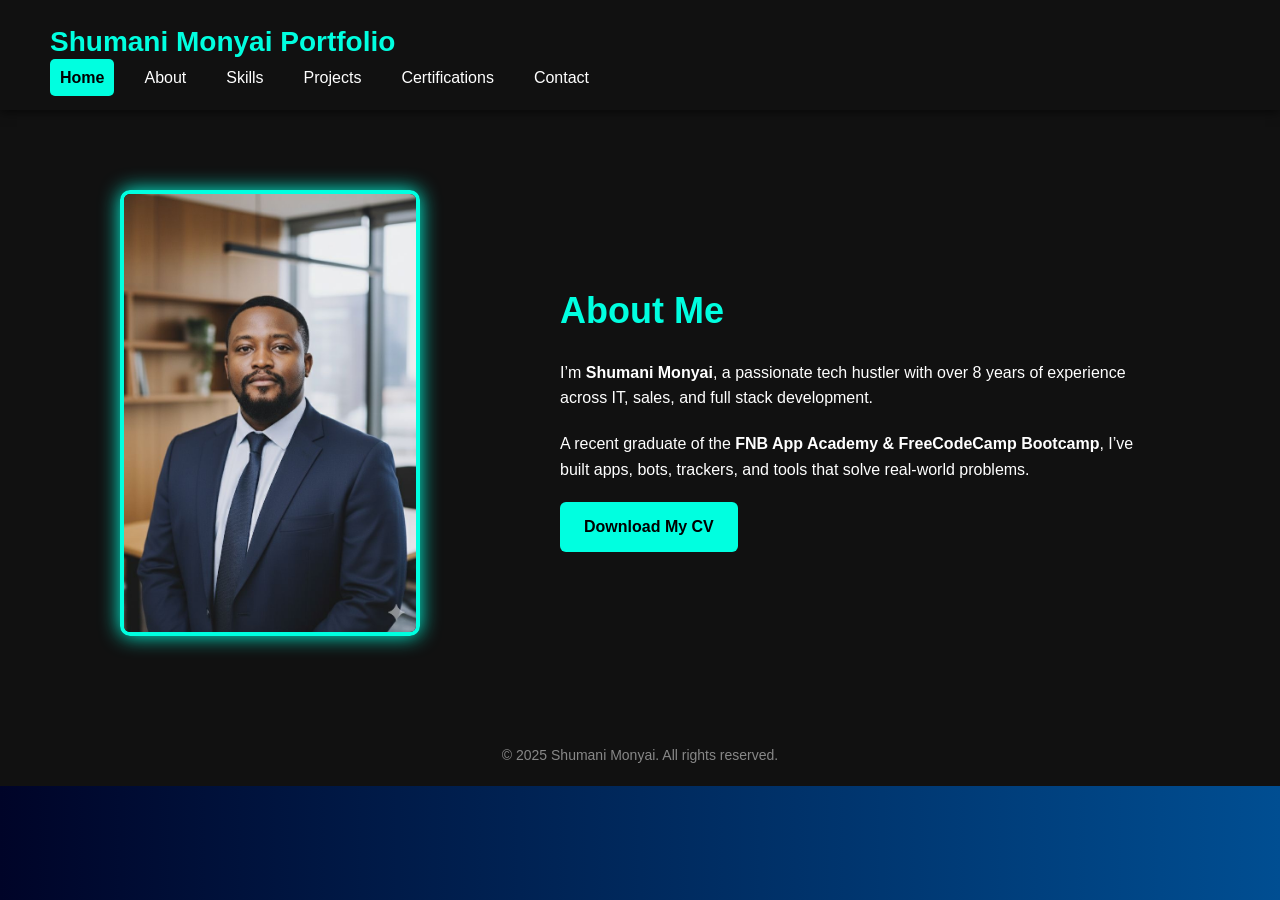
<file: about.html>
<!-- about.html -->
<!DOCTYPE html>
<html lang="en">
<head>
  <meta charset="UTF-8" />
  <meta name="viewport" content="width=device-width, initial-scale=1.0"/>
  <title>About | Shumani Monyai</title>
  <link rel="stylesheet" href="style.css" />
</head>
<body>
  <header class="main-header">
    <nav>
      <h1 class="logo">Shumani Monyai Portfolio</h1>
      <ul class="nav-links">
        <li><a href="index.html" class="active">Home</a></li>
      <li><a href="about.html">About</a></li>
      <li><a href="skills.html">Skills</a></li>
      <li><a href="projects.html">Projects</a></li>
      <li><a href="certifications.html">Certifications</a></li>
      <li><a href="contact.html">Contact</a></li>
      </ul>
    </nav>
  </header>

  <section class="about">
    <div class="about-img">
      <img src="Shumani.jpg" alt="Shumani">
    </div>
    <div class="about-content">
      <h2>About Me</h2>
      <p>
        I’m <strong>Shumani Monyai</strong>, a passionate tech hustler with over 8 years of experience across IT, sales, and full stack development.
      </p>
      <p>
        A recent graduate of the <strong>FNB App Academy & FreeCodeCamp Bootcamp</strong>, I’ve built apps, bots, trackers, and tools that solve real-world problems.
      </p>
      <a href="Shumani_Monyai_Resume.docx" class="btn" download>Download My CV</a>
    </div>
  </section>

  <footer>
    <p>&copy; 2025 Shumani Monyai. All rights reserved.</p>
  </footer>

  <script src="script.js"></script>
</body>
</html>
</file>
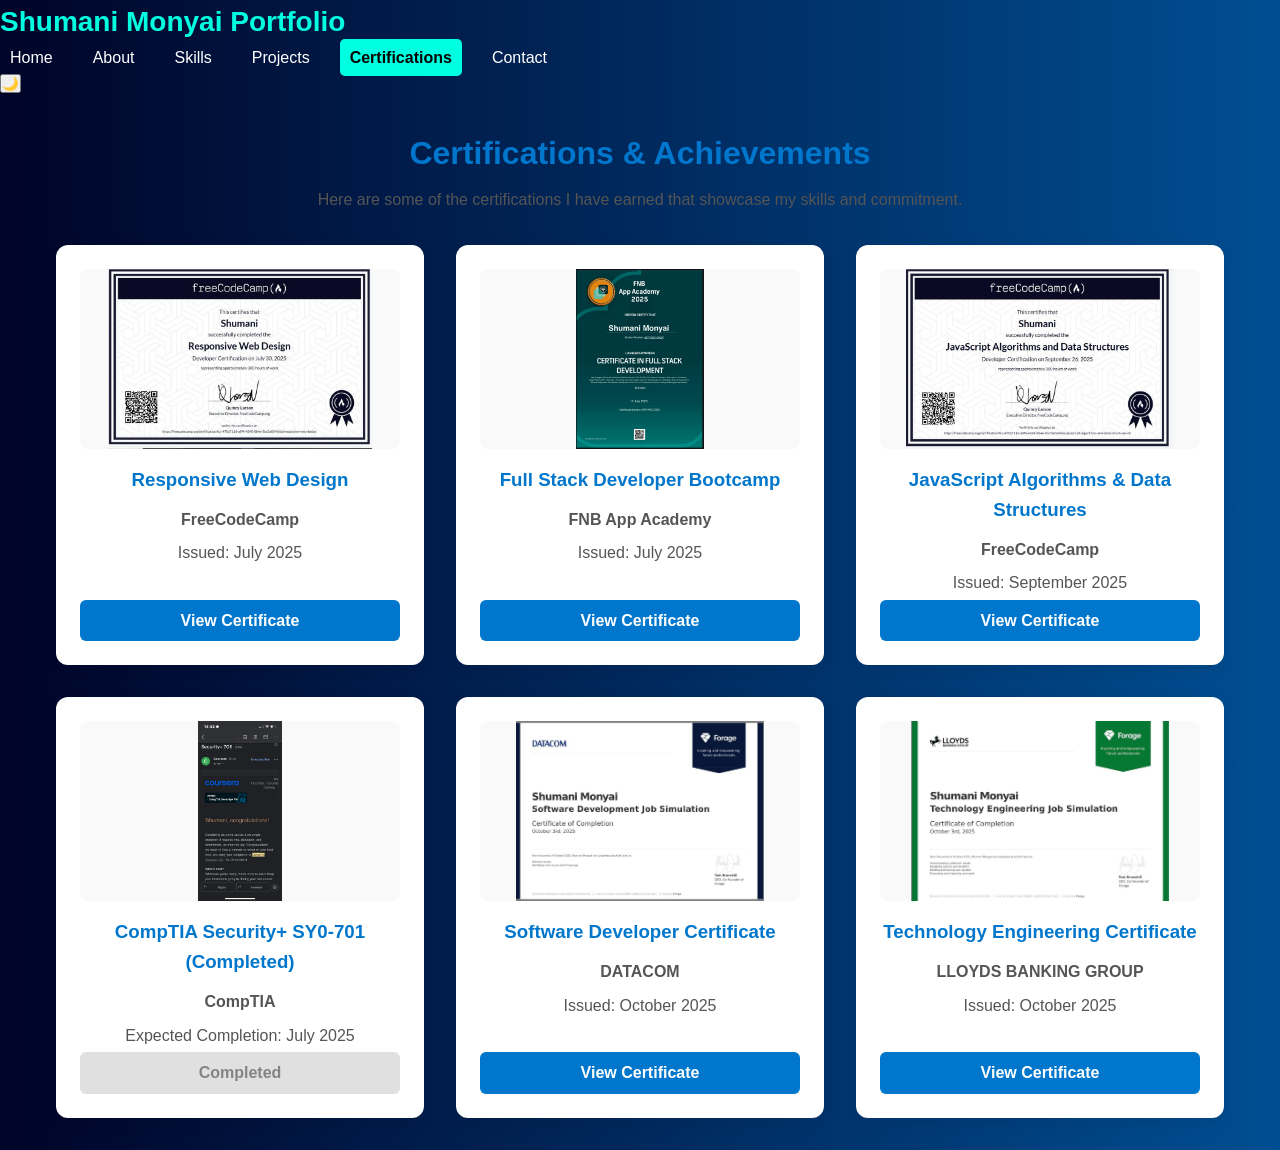
<file: certifications.html>
<!DOCTYPE html>
<html lang="en">
<head>
<meta charset="UTF-8" />
<meta name="viewport" content="width=device-width, initial-scale=1" />
<title>Certifications | Shumani Monyai Portfolio</title>
<link rel="stylesheet" href="style.css" />
<script defer src="script.js"></script>
</head>
<body>
<header>
  <nav class="navbar">
    <a href="index.html" class="logo">Shumani Monyai Portfolio</a>
    <ul class="nav-links">
      <li><a href="index.html">Home</a></li>
      <li><a href="about.html">About</a></li>
      <li><a href="skills.html">Skills</a></li>
      <li><a href="projects.html">Projects</a></li>
      <li><a href="certifications.html" class="active">Certifications</a></li>
      <li><a href="contact.html">Contact</a></li>
    </ul>
    <button id="darkModeToggle" aria-label="Toggle Dark Mode">🌙</button>
  </nav>
</header>

<main class="certifications-container">
  <h1>Certifications & Achievements</h1>
  <p>Here are some of the certifications I have earned that showcase my skills and commitment.</p>

  <div class="certifications-grid">
    <article class="cert-card">
      <img src="Freecodecamp.jpg" alt="FreeCodeCamp Certification Logo" />
      <h3>Responsive Web Design</h3>
      <p><strong>FreeCodeCamp</strong></p>
      <p>Issued: July 2025</p>
      <a href="https://www.freecodecamp.org/certification/fcc-475d7116-a9f4-4248-8b4e-8bc5a854fd6a/responsive-web-design" target="_blank" rel="noopener" class="btn-primary">View Certificate</a>
    </article>

    <article class="cert-card">
      <img src="FNB Academy.jpg" alt="FNB App Academy Logo" />
      <h3>Full Stack Developer Bootcamp</h3>
      <p><strong>FNB App Academy</strong></p>
      <p>Issued: July 2025</p>
      <a href="https://appoftheyear.co.za/" target="_blank" rel="noopener" class="btn-primary">View Certificate</a>
    </article>

     <article class="cert-card">
      <img src="Freecodecamp Javascript.jpg" alt="FreeCodeCamp Certification Logo" />
      <h3>JavaScript Algorithms & Data Structures</h3>
      <p><strong>FreeCodeCamp</strong></p>
      <p>Issued: September 2025</p>
      <a href="https://www.freecodecamp.org/certification/fcc-475d7116-a9f4-4248-8b4e-8bc5a854fd6a/javascript-algorithms-and-data-structures-v8" target="_blank" rel="noopener" class="btn-primary">View Certificate</a>
    </article>

    <article class="cert-card">
      <img src="Comptia.jpg" alt="CompTIA Logo" />
      <h3>CompTIA Security+ SY0-701 (Completed)</h3>
      <p><strong>CompTIA</strong></p>
      <p>Expected Completion: July 2025</p>
      <a href="https://www.comptia.org/certifications/security" target="_blank" rel="noopener" class="btn-secondary disabled" aria-disabled="true">Completed</a>
    </article>

      <article class="cert-card">
      <img src="Datacom Certificate.jpg" alt="Datacom Logo" />
      <h3>Software Developer Certificate</h3>
      <p><strong>DATACOM</strong></p>
      <p>Issued: October 2025</p>
      <a href="https://www.theforage.com/completion-certificates/gCW7Xki5Y3vNpBmnn/L3NcyCoAjLno9d3T9_gCW7Xki5Y3vNpBmnn_68df861caf8a91203c97aa20_1759485551868_completion_certificate.pdf" target="_blank" rel="noopener" class="btn-primary">View Certificate</a>
    </article>

      <article class="cert-card">
      <img src="LLODYS Group Certificate.jpg" alt="FNB App Academy Logo" />
      <h3>Technology Engineering Certificate</h3>
      <p><strong>LLOYDS BANKING GROUP</strong></p>
      <p>Issued: October 2025</p>
      <a href="https://www.theforage.com/completion-certificates/Zbnc2o4ok6kD2NEXx/8AFfeg9k5udSCu6r5_Zbnc2o4ok6kD2NEXx_68df861caf8a91203c97aa20_1759500662993_completion_certificate.pdf" target="_blank" rel="noopener" class="btn-primary">View Certificate</a>
    </article>

    </div>
    </main>
    </body>
    </html>
</file>
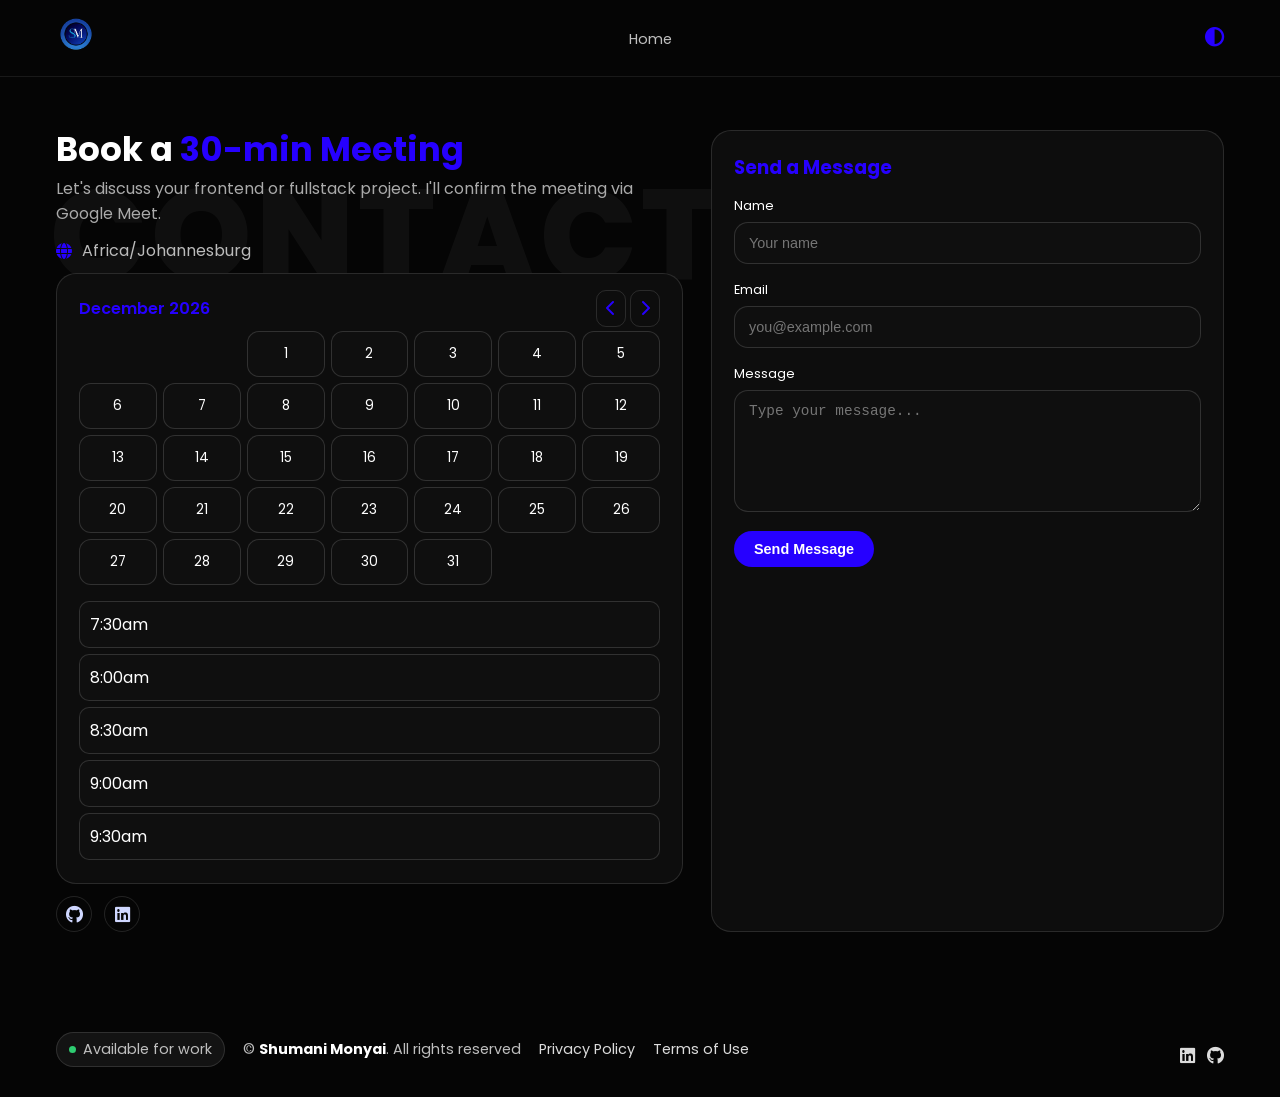
<file: contact.html>
<!DOCTYPE html>
<html lang="en">
<head>
<meta charset="UTF-8"/>
<meta name="viewport" content="width=device-width, initial-scale=1.0"/>
<title>Contact | Shumani Monyai - Frontend & Fullstack Developer</title>

<link href="https://fonts.googleapis.com/css2?family=Poppins:wght@300;400;600;700&display=swap" rel="stylesheet">
<link rel="stylesheet" href="https://cdnjs.cloudflare.com/ajax/libs/font-awesome/6.5.0/css/all.min.css"/>

<style>
*{margin:0;padding:0;box-sizing:border-box}
body{
  font-family:Poppins, sans-serif;
  background:#050505;
  color:#fff;
}
a{text-decoration:none;color:inherit}

:root{
  --blue:#2600ff;
  --card:#0d0d0d;
  --border:rgba(255,255,255,.12);
}

/* LIGHT */
body.light{background:#fff;color:#111}
body.light header{background:#fff;border-bottom:1px solid #e5e7eb}
body.light .card{background:#fafafa;border:1px solid #e5e7eb}
body.light .calendar-day{background:#fff;color:#111;border:1px solid #eee}
body.light .calendar-day.active{background:#2600ff;color:#fff}
body.light .time-slot{background:#fff;border:1px solid #ddd;color:#111}
body.light .time-slot.active{background:#2600ff;color:#fff}

/* HEADER */
header{
  position:fixed;
  top:0;left:0;width:100%;
  background:#050505;
  border-bottom:1px solid rgba(255,255,255,.08);
  z-index:50;
}
.nav{
  max-width:1200px;
  margin:auto;
  padding:16px 20px;
  display:flex;
  align-items:center;
  justify-content:space-between;
}
.logo{display:flex;align-items:center;gap:8px;font-size:1.2rem;font-weight:700}
.logo img{height:40px}

.menu{display:flex;gap:20px;list-style:none}
.menu a{color:#bfbfbf;font-size:.9rem}
.menu a:hover{color:var(--blue)}

.theme-toggle{cursor:pointer;font-size:1.2rem;color:var(--blue)}
.menu-toggle{display:none;font-size:1.4rem;color:var(--blue);cursor:pointer}

@media(max-width:750px){
  .menu{position:absolute;top:70px;right:-100%;background:#050505;
    border:1px solid rgba(255,255,255,.1);padding:18px;border-radius:16px;
    flex-direction:column;transition:.3s}
  .menu.show{right:10px}
  body.light .menu{background:#fff}
  .menu-toggle{display:block}
}

/* PAGE */
.page{
  margin-top:110px;
  max-width:1200px;
  margin-left:auto;
  margin-right:auto;
  padding:20px;
  position:relative;
}

/* BACKGROUND WORD */
.bg-word{
  position:absolute;
  top:30px;
  left:10px;
  font-size:8rem;
  font-weight:800;
  opacity:.04;
  letter-spacing:4px;
  user-select:none;
  pointer-events:none;
}
@media(max-width:700px){
  .bg-word{font-size:4.5rem;top:10px}
}

/* GRID */
.grid{
  display:grid;
  grid-template-columns:1.1fr .9fr;
  gap:28px;
}
@media(max-width:900px){
  .grid{grid-template-columns:1fr}
}

/* LEFT */
.left h1{font-size:2.1rem;margin-bottom:6px}
.left span{color:var(--blue)}
.left p{color:#aaa;margin-bottom:12px}
.info{display:flex;align-items:center;gap:10px;color:#bbb;margin-bottom:10px}
.info i{color:var(--blue)}

/* SOCIAL */
.social{display:flex;gap:12px;margin-top:12px}
.social a{
  width:36px;height:36px;display:grid;place-items:center;
  border-radius:50%;border:1px solid var(--border);color:#cfd7ff;
}
.social a:hover{border-color:var(--blue);color:#fff;background:var(--blue)}

/* CARD */
.card{
  background:var(--card);
  border:1px solid var(--border);
  border-radius:20px;
  padding:22px;
}

/* FORM */
form label{font-size:.8rem}
form input,form textarea{
  width:100%;margin:5px 0 12px;padding:12px 14px;
  border-radius:14px;border:1px solid rgba(255,255,255,.14);
  background:#0f0f0f;color:#fff;
}
form input:focus,form textarea:focus{border-color:var(--blue);outline:none}
button{
  border:none;background:var(--blue);color:#fff;font-weight:600;
  border-radius:30px;padding:10px 20px;cursor:pointer;
}

/* CALENDAR */
.calendar-header{
  display:flex;justify-content:space-between;align-items:center;
  margin-bottom:10px;
}
.month{font-weight:600}
.nav-btn{
  cursor:pointer;padding:6px 9px;border-radius:10px;
  border:1px solid var(--border);
}
.days{
  display:grid;
  grid-template-columns:repeat(7,1fr);
  gap:8px;
}
.calendar-day{
  padding:12px 0;border-radius:12px;text-align:center;
  background:#0f0f0f;border:1px solid rgba(255,255,255,.14);
  cursor:pointer;
}
.calendar-day.active{background:var(--blue);border-color:transparent}
.times{margin-top:16px;max-height:260px;overflow-y:auto}
.time-slot{
  padding:10px;border-radius:10px;border:1px solid rgba(255,255,255,.14);
  margin-bottom:6px;background:#0f0f0f;cursor:pointer;
}
.time-slot.active{background:var(--blue);border-color:transparent}

.site-footer {
            display: flex;
            justify-content: space-between;
            align-items: center;
            padding: 25px 20px;
            max-width: 1200px;
            margin: 60px auto 10px;
            color: #bfbfbf;
            font-size: 0.9rem;
            gap: 20px;
        }

        /* left side */
        .footer-left {
            display: flex;
            align-items: center;
            gap: 18px;
            flex-wrap: wrap;
        }

        /* availability pill */
        .availability {
            display: flex;
            align-items: center;
            gap: 7px;
            background: rgba(255, 255, 255, 0.06);
            border: 1px solid rgba(255, 255, 255, 0.12);
            padding: 6px 12px;
            border-radius: 999px;
        }

        .availability .dot {
            width: 7px;
            height: 7px;
            border-radius: 50%;
            background: #2ecc71;
        }

        /* copyright text */
        .copy strong {
            color: #fff;
        }

        /* links */
        .site-footer a {
            color: #dcdcdc;
            text-decoration: none;
        }

        .site-footer a:hover {
            color: #4a7dff;
        }

        /* right side */
        .footer-right {
            display: flex;
            align-items: center;
            gap: 12px;
        }

        /* socials */
        .social {
            color: #dcdcdc;
            font-size: 1.1rem;
        }

        .social:hover {
            color: #4a7dff;
        }

        /* responsive */
        @media (max-width: 768px) {
            .site-footer {
                flex-direction: column;
                align-items: flex-start;
            }

            .footer-right {
                margin-top: 10px;
            }
        }

/* Scrollbars */
.times::-webkit-scrollbar{width:6px}
.times::-webkit-scrollbar-thumb{background:#333;border-radius:10px}
/* -------------------------------
   UNIVERSAL RESPONSIVE SYSTEM
--------------------------------*/

/* 1) Fluid type + spacing */
html {
  font-size: 16px;
}

@media (max-width: 1100px) {
  html { font-size: 15px; }
}

@media (max-width: 900px) {
  html { font-size: 14px; }
}

@media (max-width: 600px) {
  html { font-size: 13.5px; }
}

/* 2) Global layout container */
.page,
.nav,
.site-footer {
  width: 100%;
  max-width: 1200px;
  margin-left: auto;
  margin-right: auto;
  padding-left: 16px;
  padding-right: 16px;
}

/* 3) Prevent overflow on small screens */
img,
video,
canvas {
  max-width: 100%;
  height: auto;
}

.card {
  width: 100%;
  min-width: 0;
}

/* 4) Mobile grid stacking improvements */
@media (max-width: 900px) {
  .grid {
    grid-template-columns: 1fr;
    gap: 22px;
  }
}

/* 5) Headings + text scale nicely */
.left h1 {
  line-height: 1.2;
  word-wrap: break-word;
}

@media (max-width: 600px) {
  .left h1 {
    font-size: 1.6rem;
  }
}

/* 6) Background word scaling + positioning */
@media (max-width: 500px) {
  .bg-word {
    font-size: 3.8rem;
    left: 4px;
  }
}

/* 7) Navbar spacing + tapping size */
.nav {
  padding-top: 14px;
  padding-bottom: 14px;
}

.menu a {
  padding: 6px 0;
}

/* Ensure mobile dropdown never clips */
@media (max-width: 750px) {
  .menu {
    right: -120%;
    max-width: 260px;
  }
}

/* 8) Card padding adjusts on smaller screens */
@media (max-width: 600px) {
  .card {
    padding: 16px;
  }
}

/* 9) Form elements – bigger tap area */
form input,
form textarea {
  font-size: 0.9rem;
  padding: 12px 14px;
}

button {
  font-size: 0.9rem;
  padding: 10px 20px;
}

/* 10) Calendar tweaks */
.days {
  gap: 6px;
}

.calendar-day {
  font-size: 0.85rem;
}

@media (max-width: 400px) {
  .calendar-day {
    padding: 10px 0;
  }
}

/* 11) Time list – safer height on mobile */
@media (max-width: 600px) {
  .times {
    max-height: 200px;
  }
}

/* 12) Footer always looks tidy */
.site-footer {
  padding-top: 20px;
  padding-bottom: 20px;
}

.footer-left,
.footer-right {
  flex-wrap: wrap;
}

@media (max-width: 768px) {
  .footer-right {
    width: 100%;
    justify-content: flex-start;
  }
}

/* 13) Avoid super-wide bg word overlapping clicks */
.bg-word {
  pointer-events: none;
  z-index: -1;
}

/* 14) Smooth layout behavior */
* {
  min-width: 0;
}

/* 15) Reduce motion (accessibility) */
@media (prefers-reduced-motion: reduce) {
  * {
    animation: none !important;
    transition: none !important;
  }
}

</style>
</head>

<body>

<header>
  <div class="nav">

    <div class="logo">
      <a href="index.html"><img src="log.png" alt=""></a>
      
    </div>

    <i id="menuBtn" class="fa-solid fa-bars menu-toggle"></i>

    <ul id="menu" class="menu">
      <li><a href="index.html">Home</a></li>
    </ul>

    <i id="theme" class="fa-solid fa-circle-half-stroke theme-toggle"></i>
  </div>
</header>

<div class="page">

  <div class="bg-word">CONTACT</div>

  <div class="grid">

    <!-- LEFT -->
    <div class="left">

      <h1>Book a <span>30-min Meeting</span></h1>
      <p>Let's discuss your frontend or fullstack project. I'll confirm the meeting via Google Meet.</p>

      <div class="info"><i class="fa-solid fa-globe"></i> Africa/Johannesburg</div>

      <div class="card">

        <div class="calendar-header">
          <span id="month" class="month"></span>
          <div>
            <span id="prev" class="nav-btn"><i class="fa-solid fa-chevron-left"></i></span>
            <span id="next" class="nav-btn"><i class="fa-solid fa-chevron-right"></i></span>
          </div>
        </div>

        <div id="days" class="days"></div>
        <div class="times" id="times"></div>
      </div>

      <div class="social">
        <a href="https://github.com/Explora222" target="_blank"><i class="fa-brands fa-github"></i></a>
        <a href="https://www.linkedin.com/in/shumani-m-75b73a278/" target="_blank"><i class="fa-brands fa-linkedin"></i></a>
      </div>

    </div>

    <!-- RIGHT -->
    <div class="card">
      <h3 style="color:var(--blue);margin-bottom:10px">Send a Message</h3>

      <form action="https://formspree.io/f/xzdpbjbj" method="POST">
        <label>Name</label>
        <input name="name" placeholder="Your name" required/>

        <label>Email</label>
        <input name="email" type="email" placeholder="you@example.com" required/>

        <label>Message</label>
        <textarea name="message" rows="6" placeholder="Type your message..." required></textarea>

        <button type="submit">Send Message</button>
      </form>
    </div>

  </div>
</div>

   <footer class="site-footer">
        <div class="footer-left"> <span class="availability"> <span class="dot"></span> Available for work </span> <span
                class="copy"> © <span id="year"></span> <strong>Shumani Monyai</strong>. All rights reserved </span> <a
                href="privacy.html">Privacy Policy</a> <a href="terms.html">Terms of Use</a> </div>
        <div class="footer-right"> <!-- OPTIONAL: your theme switcher -->
            <div class="theme-switch" id="themeToggle"> <span class="thumb"></span> </div> <!-- Socials --> <a
                href="https://www.linkedin.com/in/shumani-m-75b73a278/" class="social"><i
                    class="fab fa-linkedin"></i></a> <a href="https://github.com/Explora222" class="social"><i
                    class="fab fa-github"></i></a>
        </div>
    </footer>

<script>
/* MENU */
menuBtn.onclick = ()=> menu.classList.toggle("show");

/* THEME */
document.getElementById("theme").onclick =
  ()=> document.body.classList.toggle("light");

/* CALENDAR */
const monthEl=document.getElementById("month");
const daysEl=document.getElementById("days");
const timesEl=document.getElementById("times");
let current=new Date();

function renderCalendar(){
  const year=current.getFullYear();
  const month=current.getMonth();
  const first=new Date(year,month,1).getDay();
  const last=new Date(year,month+1,0).getDate();
  monthEl.textContent=current.toLocaleString('default',
    {month:'long',year:'numeric'});
  daysEl.innerHTML="";
  for(let i=0;i<first;i++){
    const empty=document.createElement("div");
    daysEl.appendChild(empty);
  }
  for(let d=1;d<=last;d++){
    const day=document.createElement("div");
    day.className="calendar-day";
    day.textContent=d;
    day.onclick=()=>selectDay(day);
    daysEl.appendChild(day);
  }
}
renderCalendar();

prev.onclick=()=>{current.setMonth(current.getMonth()-1);renderCalendar()}
next.onclick=()=>{current.setMonth(current.getMonth()+1);renderCalendar()}

function selectDay(el){
  document.querySelectorAll(".calendar-day")
    .forEach(e=>e.classList.remove("active"));
  el.classList.add("active");
  renderTimes();
}

/* TIME SLOTS */
const slots=["7:30am","8:00am","8:30am","9:00am","9:30am","10:00am",
"10:30am","11:00am","11:30am","12:00pm","12:30pm","1:00pm",
"2:00pm","2:30pm","3:00pm","3:30pm","4:00pm","4:30pm"];

function renderTimes(){
  timesEl.innerHTML="";
  slots.forEach(t=>{
    const div=document.createElement("div");
    div.className="time-slot";
    div.textContent=t;
    div.onclick=()=>{
      document.querySelectorAll(".time-slot")
        .forEach(s=>s.classList.remove("active"));
      div.classList.add("active");
    };
    timesEl.appendChild(div);
  })
}
renderTimes();
</script>


</body>
</html>
</file>
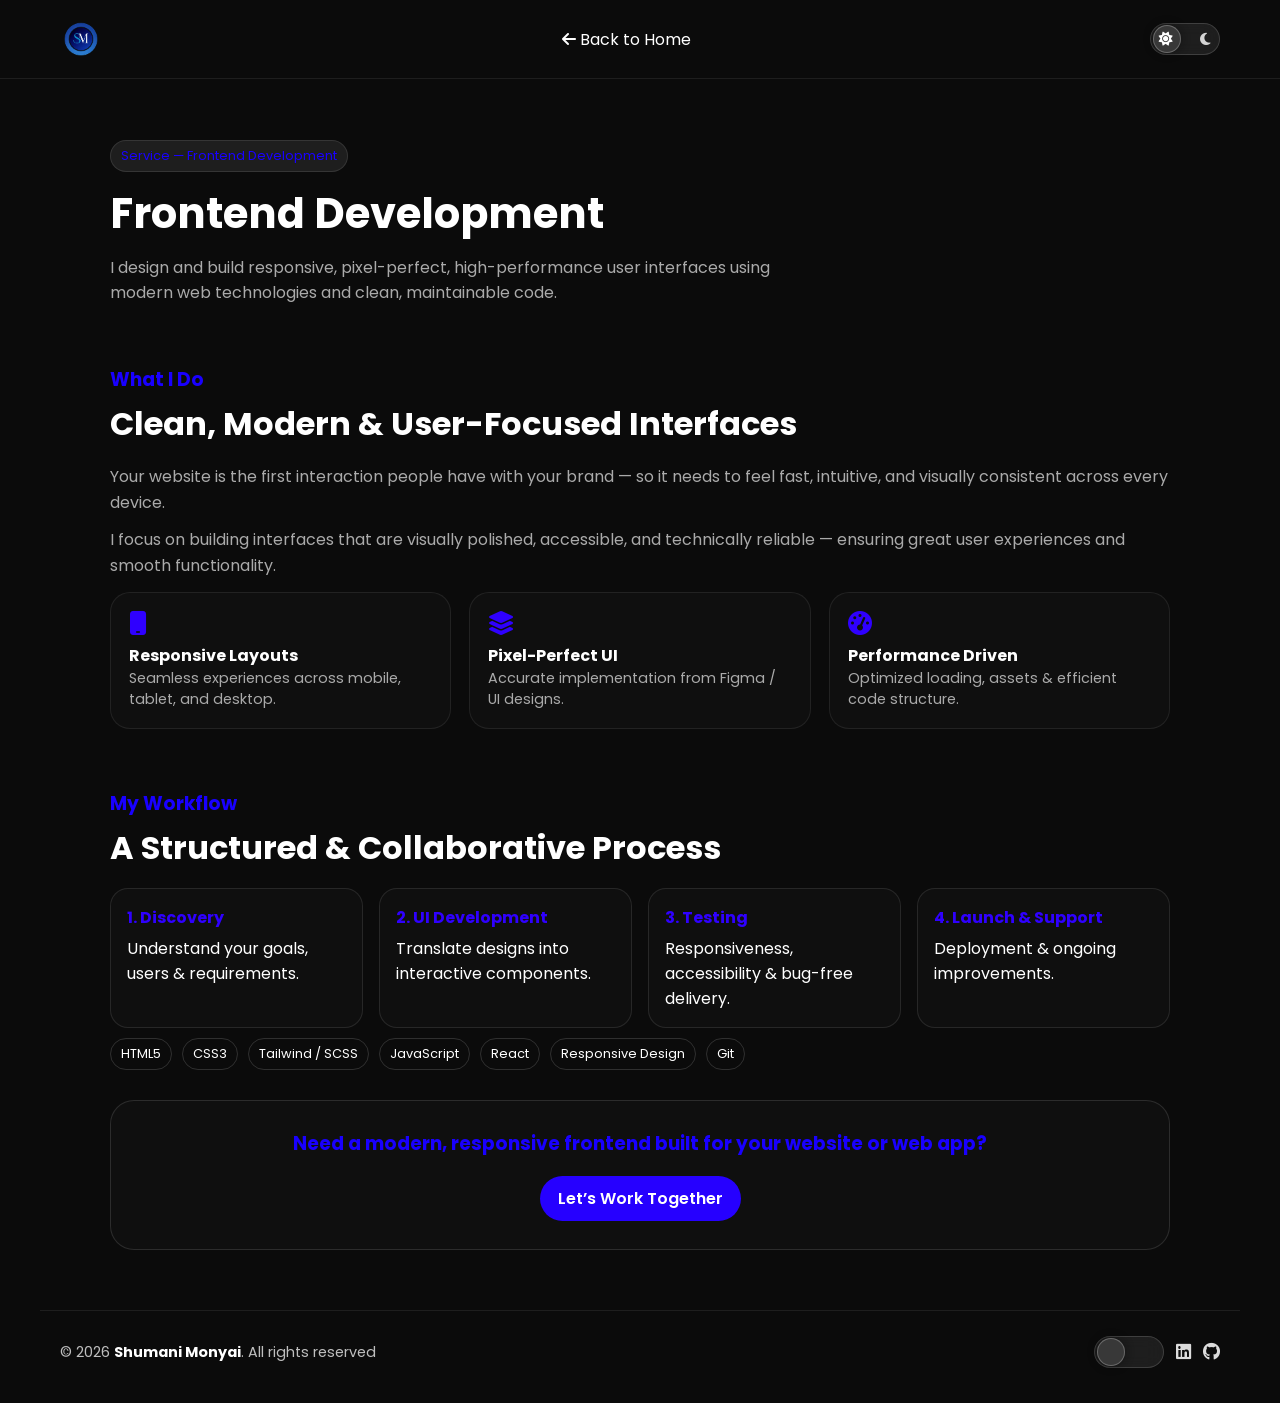
<file: frontenddev.html>
<!DOCTYPE html>
<html lang="en">

<head>
  <meta charset="UTF-8" />
  <meta name="viewport" content="width=device-width, initial-scale=1.0" />
  <meta name="description"
    content="Frontend Development service by Shumani Monyai — building responsive, pixel-perfect web interfaces with React and modern frameworks." />
  <meta name="keywords" content="Frontend Development, Web Developer, UI Developer, HTML CSS JavaScript React, Fullstack Developer" />
  <meta name="author" content="Shumani Monyai" />

  <title>Frontend Development | Shumani Monyai - Frontend & Fullstack Developer</title>

  <link href="https://fonts.googleapis.com/css2?family=Poppins:wght@300;400;600;700&display=swap" rel="stylesheet">
  <link rel="stylesheet" href="https://cdnjs.cloudflare.com/ajax/libs/font-awesome/6.5.0/css/all.min.css" />

  <style>
    * {
      margin: 0;
      padding: 0;
      box-sizing: border-box
    }

    body {
      font-family: 'Poppins', sans-serif;
      background: #0b0b0b;
      color: #fff;
    }

    a {
      text-decoration: none;
      color: inherit
    }

    /* ---------- LIGHT MODE FIX ---------- */
    body.light {
      background: #ffffff;
      color: #111
    }

    body.light header {
      background: #ffffff;
      border-color: #e6e6e6
    }

    body.light .nav ul li a {
      color: #333
    }

    body.light .nav ul li a:hover {
      color: #0044ff
    }

    body.light .badge {
      background: rgba(0, 0, 0, .05);
      border: 1px solid rgba(0, 0, 0, .08);
      color: #0044ff;
    }

    body.light .page-hero p,
    body.light .text p {
      color: #555
    }

    body.light .section h3 {
      color: #0044ff
    }

    body.light .feature,
    body.light .step,
    body.light .cta-box {
      background: #fafafa;
      border: 1px solid rgba(0, 0, 0, .08);
    }

    body.light .feature p,
    body.light .step p {
      color: #555
    }

    body.light .stack span {
      border: 1px solid rgba(0, 0, 0, .15);
      color: #333;
    }

    body.light footer {
      border-top: 1px solid rgba(0, 0, 0, .1);
      color: #555;
    }

    /* mobile menu in light mode */
    @media(max-width:700px) {
      body.light .nav ul {
        background: #ffffff;
        border-left: 1px solid rgba(0, 0, 0, .08);
      }
    }

    header {
      width: 100%;
      position: fixed;
      top: 0;
      left: 0;
      z-index: 20;
      background: #0b0b0b;
      border-bottom: 1px solid rgba(255, 255, 255, 0.08);
    }

    .nav {
      max-width: 1200px;
      margin: auto;
      display: flex;
      justify-content: space-between;
      align-items: center;
      padding: 18px 20px;
    }

    .nav ul {
      display: flex;
      list-style: none;
      gap: 25px
    }

    .nav ul li a {
      font-size: .9rem;
      color: #aaa
    }

    .nav ul li a:hover {
      color: #0026ff
    }

    .theme-toggle {
      margin-left: 15px;
      color: #1100ff;
      font-size: 1.3rem;
      cursor: pointer
    }

    .menu-toggle {
      display: none;
      color: #1100ff;
      font-size: 1.5rem
    }

    .page-hero {
      max-width: 1100px;
      margin: 140px auto 40px;
      padding: 0 20px;
    }

    .badge {
      display: inline-block;
      background: rgba(255, 255, 255, .08);
      border: 1px solid rgba(255, 255, 255, .1);
      padding: 6px 10px;
      border-radius: 20px;
      font-size: .8rem;
      color: #1900ff;
      margin-bottom: 10px;
    }

    .page-hero h1 {
      font-size: 2.6rem;
      margin-bottom: 10px
    }

    .page-hero p {
      color: #aaa;
      max-width: 680px
    }

    .section {
      max-width: 1100px;
      margin: 60px auto;
      padding: 0 20px;
    }

    .section h3 {
      color: #1900ff;
      margin-bottom: 6px
    }

    .section h2 {
      font-size: 2rem;
      margin-bottom: 16px
    }

    .text p {
      color: #aaa;
      margin-bottom: 12px;
      line-height: 1.6
    }

    .features {
      display: grid;
      grid-template-columns: repeat(3, 1fr);
      gap: 18px;
      margin-top: 14px;
    }

    .feature {
      background: #0f0f0f;
      border: 1px solid rgba(255, 255, 255, .08);
      border-radius: 20px;
      padding: 18px;
    }

    .feature i {
      font-size: 1.5rem;
      color: #2f00ff;
      margin-bottom: 8px
    }

    .feature p {
      color: #aaa;
      font-size: .9rem
    }

    .process {
      display: grid;
      grid-template-columns: repeat(4, 1fr);
      gap: 16px;
      margin-top: 14px;
    }

    .step {
      border: 1px solid rgba(255, 255, 255, .1);
      border-radius: 18px;
      padding: 16px;
      background: #0f0f0f;
    }

    .step h4 {
      color: #2f00ff;
      margin-bottom: 6px
    }

    .stack {
      display: flex;
      gap: 10px;
      flex-wrap: wrap;
      margin-top: 10px
    }

    .stack span {
      border: 1px solid rgba(255, 255, 255, .15);
      padding: 6px 10px;
      border-radius: 20px;
      font-size: .8rem;
    }

    .cta-box {
      text-align: center;
      border: 1px solid rgba(255, 255, 255, .12);
      border-radius: 24px;
      padding: 28px;
      background: #0f0f0f;
      margin-top: 30px;
    }

    .btn-primary {
      display: inline-block;
      background: #2600ff;
      color: #fff;
      padding: 10px 18px;
      border-radius: 30px;
      font-weight: 600;
      margin-top: 12px;
    }

    footer {
      text-align: center;
      padding: 25px 10px;
      color: #666;
      border-top: 1px solid rgba(255, 255, 255, .08);
      margin-top: 50px;
    }



    @media(max-width:900px) {
      .features {
        grid-template-columns: 1fr 1fr
      }

      .process {
        grid-template-columns: 1fr 1fr
      }
    }

    @media(max-width:700px) {
      .nav ul {
        position: absolute;
        top: 70px;
        right: -100%;
        background: #000;
        flex-direction: column;
        width: 200px;
        padding: 20px;
        transition: .3s;
      }

      .nav ul.show {
        right: 0
      }

      .menu-toggle {
        display: block
      }

      .features,
      .process {
        grid-template-columns: 1fr
      }

      .page-hero h1 {
        font-size: 2.2rem
      }
    }

    .logo {
      display: flex;
      align-items: center;
      gap: 10px;
      font-size: 1.4rem;
      font-weight: 700;
      color: #fff;
      /* adjust to your theme */
    }

    .logo img {
      height: 42px;
      /* adjust size */
      width: auto;
      display: block;
    }

    .theme-switch {
      position: relative;
      width: 70px;
      height: 32px;
      border-radius: 999px;
      background: rgba(255, 255, 255, 0.08);
      border: 1px solid rgba(255, 255, 255, 0.15);
      backdrop-filter: blur(10px);
      display: flex;
      align-items: center;
      justify-content: space-between;
      padding: 0 8px;
      cursor: pointer;
    }

    /* icons */
    .theme-switch i {
      font-size: 14px;
      color: #d4d4d4;
      z-index: 2;
    }

    /* the moving highlight circle */
    .theme-switch .thumb {
      position: absolute;
      width: 28px;
      height: 28px;
      border-radius: 50%;
      background: rgba(255, 255, 255, 0.12);
      border: 1px solid rgba(255, 255, 255, 0.25);
      box-shadow: 0 0 10px rgba(0, 0, 0, 0.4);
      transition: transform .25s ease;
      left: 2px;
    }

    /* 🌙 When Dark Mode is Active */
    .theme-switch.dark .thumb {
      transform: translateX(36px);
    }

    /* little glow on active icon */
    .theme-switch.dark .moon-icon,
    .theme-switch:not(.dark) .sun-icon {
      color: white;
    }
     .site-footer {
            display: flex;
            justify-content: space-between;
            align-items: center;
            padding: 25px 20px;
            max-width: 1200px;
            margin: 60px auto 10px;
            color: #bfbfbf;
            font-size: 0.9rem;
            gap: 20px;
        }

        /* left side */
        .footer-left {
            display: flex;
            align-items: center;
            gap: 18px;
            flex-wrap: wrap;
        }

        /* availability pill */
        .availability {
            display: flex;
            align-items: center;
            gap: 7px;
            background: rgba(255, 255, 255, 0.06);
            border: 1px solid rgba(255, 255, 255, 0.12);
            padding: 6px 12px;
            border-radius: 999px;
        }

        .availability .dot {
            width: 7px;
            height: 7px;
            border-radius: 50%;
            background: #2ecc71;
        }

        /* copyright text */
        .copy strong {
            color: #fff;
        }

        /* links */
        .site-footer a {
            color: #dcdcdc;
            text-decoration: none;
        }

        .site-footer a:hover {
            color: #4a7dff;
        }

        /* right side */
        .footer-right {
            display: flex;
            align-items: center;
            gap: 12px;
        }

        /* socials */
        .social {
            color: #dcdcdc;
            font-size: 1.1rem;
        }

        .social:hover {
            color: #4a7dff;
        }

        /* responsive */
        @media (max-width: 768px) {
            .site-footer {
                flex-direction: column;
                align-items: flex-start;
            }

            .footer-right {
                margin-top: 10px;
            }
        }
           /* ================= LIGHT THEME FOOTER ================= */
        body.light .site-footer {
            background: #f7f8fc;
            /* soft neutral panel */
            border-top: 1px solid #e2e4ef;
            /* subtle divider */
            color: #3a3a3a;
            /* readable grey */
        }

        /* darker text highlight */
        body.light .copy strong {
            color: #0f172a;
        }

        /* links */
        body.light .site-footer a {
            color: #1f3fd1;
        }

        body.light .site-footer a:hover {
            color: #1026a8;
        }

        /* socials */
        body.light .social {
            color: #4a5568;
        }

        body.light .social:hover {
            color: #1f3fd1;
        }

        /* availability pill */
        body.light .availability {
            background: #eef1ff;
            border: 1px solid #d9dfff;
        }

        body.light .availability .dot {
            background: #12b886;
        }
  </style>
</head>

<body>

  <header>
    <div class="nav">
      <div class="logo">
        <a href="index.html"><img src="log.png" alt="Shumani Monyai Logo"></a>

      </div>

      <a href="index.html" class="back-link">
        <i class="fa-solid fa-arrow-left"></i> Back to Home
      </a>

      <div class="theme-switch" id="themeToggle">
        <i class="fa-solid fa-sun sun-icon"></i>
        <i class="fa-solid fa-moon moon-icon"></i>
        <span class="thumb"></span>
      </div>
     
    </div>
  </header>

  <section class="page-hero">
    <div class="badge">Service — Frontend Development</div>

    <h1>Frontend Development</h1>
    <p>I design and build responsive, pixel-perfect, high-performance user interfaces using modern web technologies and
      clean, maintainable code.</p>
  </section>

  <section class="section">
    <h3>What I Do</h3>
    <h2>Clean, Modern & User-Focused Interfaces</h2>

    <div class="text">
      <p>Your website is the first interaction people have with your brand — so it needs to feel fast, intuitive, and
        visually consistent across every device.</p>
      <p>I focus on building interfaces that are visually polished, accessible, and technically reliable — ensuring
        great user experiences and smooth functionality.</p>
    </div>

    <div class="features">
      <div class="feature">
        <i class="fas fa-mobile"></i>
        <h4>Responsive Layouts</h4>
        <p>Seamless experiences across mobile, tablet, and desktop.</p>
      </div>
      <div class="feature">
        <i class="fas fa-layer-group"></i>
        <h4>Pixel-Perfect UI</h4>
        <p>Accurate implementation from Figma / UI designs.</p>
      </div>
      <div class="feature">
        <i class="fas fa-gauge-high"></i>
        <h4>Performance Driven</h4>
        <p>Optimized loading, assets & efficient code structure.</p>
      </div>
    </div>
  </section>

  <section class="section">
    <h3>My Workflow</h3>
    <h2>A Structured & Collaborative Process</h2>

    <div class="process">
      <div class="step">
        <h4>1. Discovery</h4>
        <p>Understand your goals, users & requirements.</p>
      </div>
      <div class="step">
        <h4>2. UI Development</h4>
        <p>Translate designs into interactive components.</p>
      </div>
      <div class="step">
        <h4>3. Testing</h4>
        <p>Responsiveness, accessibility & bug-free delivery.</p>
      </div>
      <div class="step">
        <h4>4. Launch & Support</h4>
        <p>Deployment & ongoing improvements.</p>
      </div>
    </div>

    <div class="stack">
      <span>HTML5</span>
      <span>CSS3</span>
      <span>Tailwind / SCSS</span>
      <span>JavaScript</span>
      <span>React</span>
      <span>Responsive Design</span>
      <span>Git</span>
    </div>

    <div class="cta-box">
      <h3>Need a modern, responsive frontend built for your website or web app?</h3>
      <a href="index.html#contact" class="btn-primary">Let’s Work Together</a>
    </div>
  </section>

  <footer class="site-footer">

        <div class="footer-left">
            

            <span class="copy">
                © <span id="year"></span> <strong>Shumani Monyai</strong>. All rights reserved
            </span>

           
        </div>

        <div class="footer-right">
            <!-- OPTIONAL: your theme switcher -->
            <div class="theme-switch" id="themeToggle">

                <span class="thumb"></span>
            </div>

            <!-- Socials -->
            <a href="https://www.linkedin.com/in/shumani-m-75b73a278/" class="social"><i
                    class="fab fa-linkedin"></i></a>
            <a href="https://github.com/Explora222" class="social"><i class="fab fa-github"></i></a>

        </div>

    </footer>

  <script>
    function toggleMenu() { document.getElementById('menu').classList.toggle('show'); }
    document.getElementById('year').innerText = new Date().getFullYear();
    document.getElementById("themeToggle").onclick = function () {
      document.body.classList.toggle("light");
    };

    const cursor = document.getElementById("cursor");
    document.addEventListener("mousemove", e => {
      cursor.style.left = e.clientX + "px";
      cursor.style.top = e.clientY + "px";
    });
  </script>

</body>

</html>
</file>
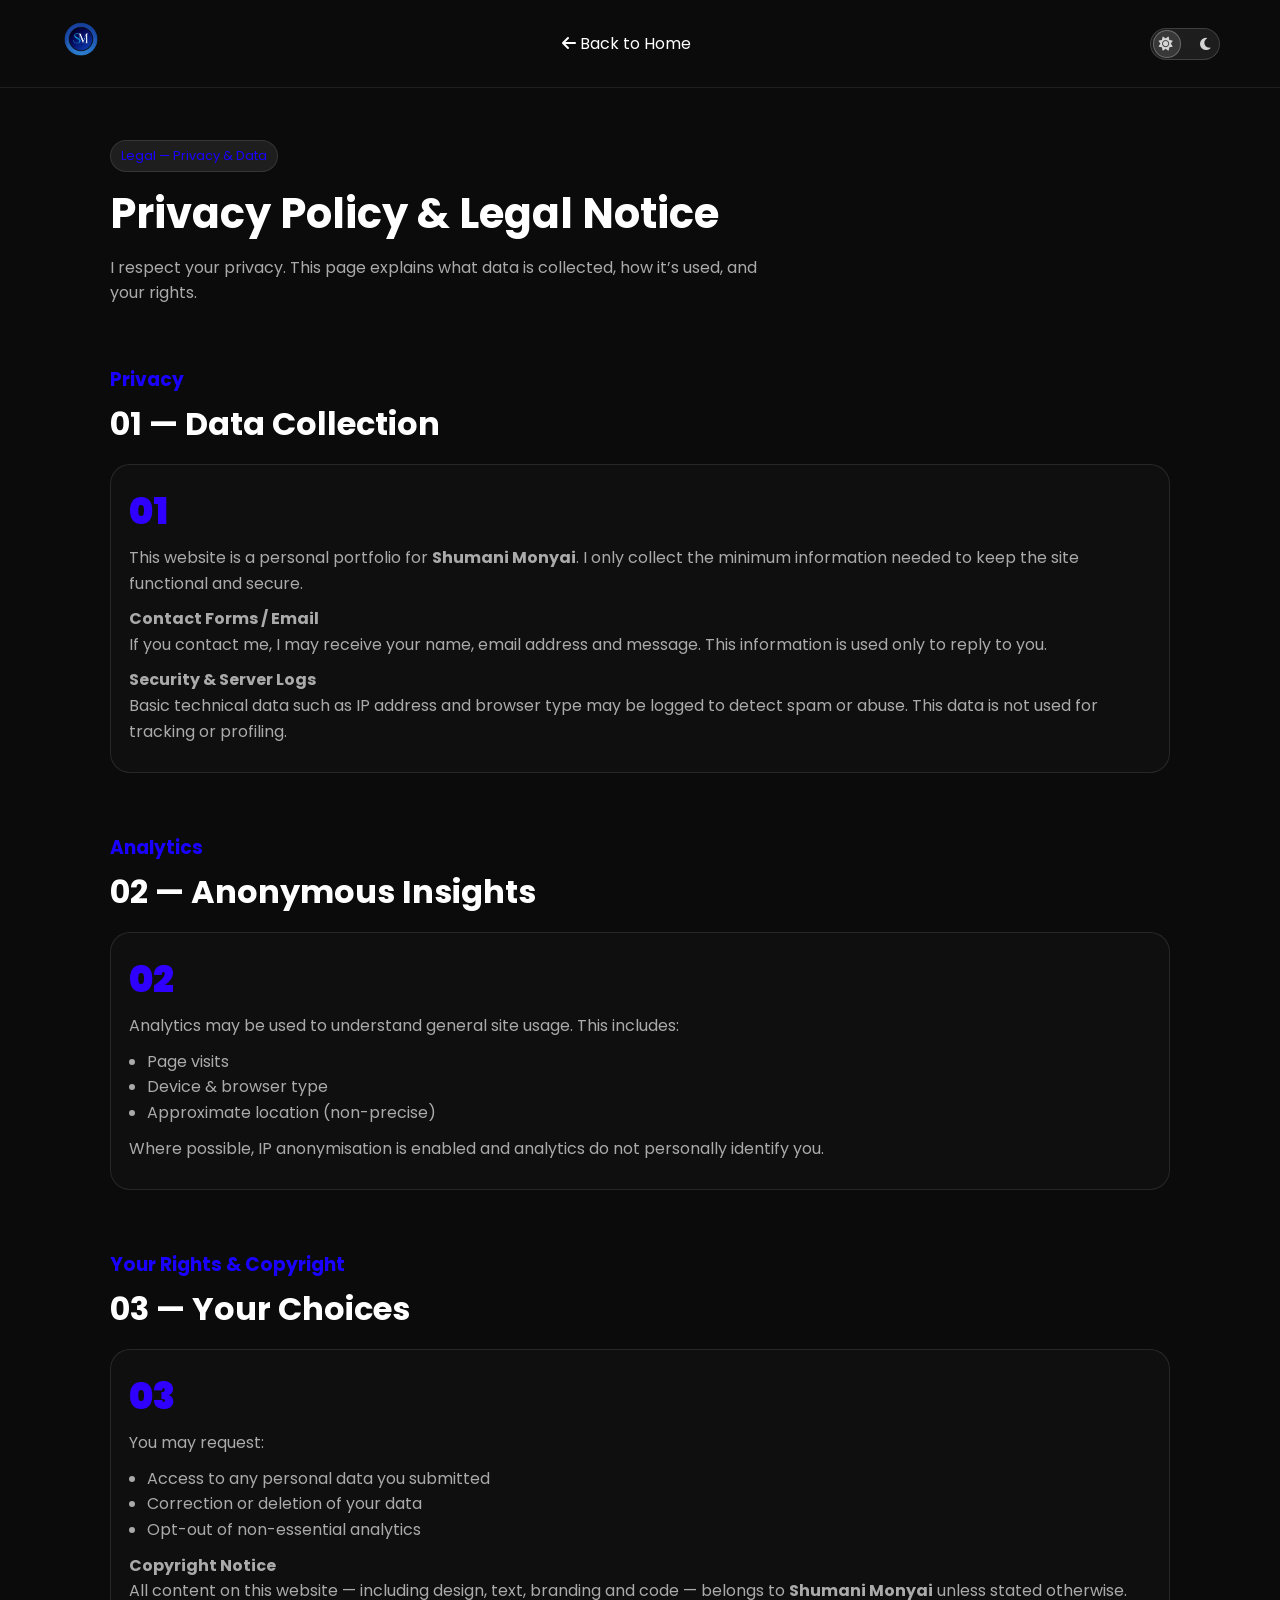
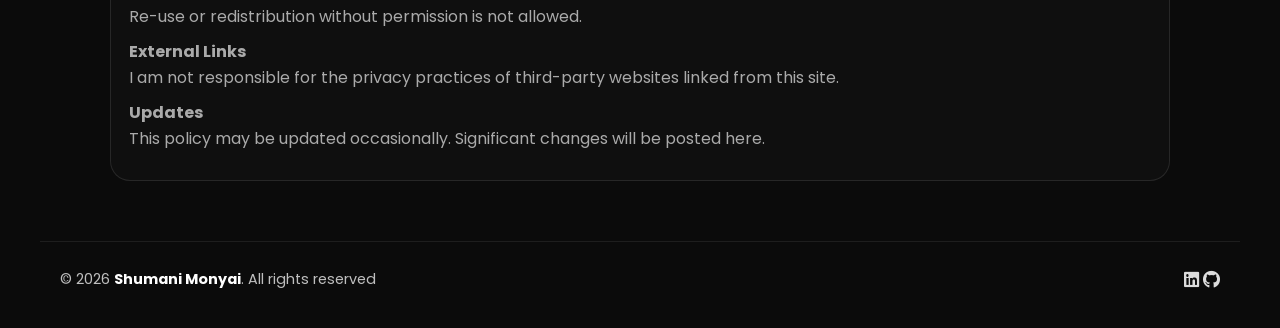
<file: privacy.html>
<!DOCTYPE html>
<html lang="en">

<head>
  <meta charset="UTF-8" />
  <meta name="viewport" content="width=device-width, initial-scale=1.0" />
  <meta name="description" content="Legal & Privacy Policy — Portfolio website of Frontend Developer Shumani Monyai." />
  <meta name="author" content="Shumani Monyai" />

  <title>Legal & Privacy | Shumani Monyai</title>

  <link href="https://fonts.googleapis.com/css2?family=Poppins:wght@300;400;600;700&display=swap" rel="stylesheet">
  <link rel="stylesheet" href="https://cdnjs.cloudflare.com/ajax/libs/font-awesome/6.5.0/css/all.min.css" />

  <style>
    /* ---------- BASE RESET ---------- */
    *{margin:0;padding:0;box-sizing:border-box}

    body{
      font-family:'Poppins',sans-serif;
      background:#0b0b0b;
      color:#fff;
    }

    a{text-decoration:none;color:inherit}

    /* ---------- LIGHT MODE ---------- */
    body.light{background:#ffffff;color:#111}
    body.light header{background:#ffffff;border-color:#e6e6e6}
    body.light .nav ul li a{color:#333}
    body.light .nav ul li a:hover{color:#0044ff}
    body.light .badge{background:rgba(0,0,0,.05);border:1px solid rgba(0,0,0,.08);color:#0044ff;}
    body.light .text p{color:#555}
    body.light .section h3{color:#0044ff}
    body.light .policy-block{background:#fafafa;border:1px solid rgba(0,0,0,.08);}
    body.light footer{border-top:1px solid rgba(0,0,0,.1);color:#555}

    /* ---------- HEADER ---------- */
    header{
      width:100%;
      position:fixed;
      top:0;left:0;
      z-index:20;
      background:#0b0b0b;
      border-bottom:1px solid rgba(255,255,255,.08);
    }

    .nav{
      max-width:1200px;
      margin:auto;
      display:flex;
      justify-content:space-between;
      align-items:center;
      padding:18px 20px;
    }

    .logo{display:flex;align-items:center;gap:10px;font-size:1.4rem;font-weight:700}
    .logo img{height:42px;width:auto}

    .theme-switch{
      position:relative;
      width:70px;height:32px;
      border-radius:999px;
      background:rgba(255,255,255,.08);
      border:1px solid rgba(255,255,255,.15);
      backdrop-filter:blur(10px);
      display:flex;
      align-items:center;
      justify-content:space-between;
      padding:0 8px;
      cursor:pointer;
    }

    .theme-switch i{font-size:14px;color:#d4d4d4;z-index:2}
    .theme-switch .thumb{
      position:absolute;width:28px;height:28px;border-radius:50%;
      background:rgba(255,255,255,.12);
      border:1px solid rgba(255,255,255,.25);
      transition:transform .25s ease;
      left:2px;
    }
    .theme-switch.dark .thumb{transform:translateX(36px)}

    /* ---------- HERO ---------- */
    .page-hero{
      max-width:1100px;
      margin:140px auto 40px;
      padding:0 20px;
    }

    .badge{
      display:inline-block;
      background:rgba(255,255,255,.08);
      border:1px solid rgba(255,255,255,.1);
      padding:6px 10px;
      border-radius:20px;
      font-size:.8rem;
      color:#1900ff;
      margin-bottom:10px;
    }

    .page-hero h1{font-size:2.6rem;margin-bottom:10px}
    .page-hero p{color:#aaa;max-width:680px}

    /* ---------- SECTIONS ---------- */
    .section{
      max-width:1100px;
      margin:60px auto;
      padding:0 20px;
    }

    .section h3{color:#1900ff;margin-bottom:6px}
    .section h2{font-size:2rem;margin-bottom:16px}

    .policy-block{
      margin-top:16px;
      background:#0f0f0f;
      border:1px solid rgba(255,255,255,.1);
      border-radius:20px;
      padding:18px;
    }

    .policy-block .index{
      font-size:2.3rem;
      font-weight:900;
      color:#2f00ff;
      margin-bottom:6px;
    }

    .policy-block p,
    .policy-block ul{
      color:#aaa;
      margin-bottom:10px;
      line-height:1.6;
    }

    ul{padding-left:18px}

    /* ---------- FOOTER (YOUR STYLE) ---------- */
    .site-footer{
      display:flex;
      justify-content:space-between;
      align-items:center;
      padding:25px 20px;
      max-width:1200px;
      margin:60px auto 10px;
      color:#bfbfbf;
      font-size:.9rem;
      gap:20px;
      border-top:1px solid rgba(255,255,255,.08);
    }
    .footer-left{display:flex;align-items:center;gap:18px;flex-wrap:wrap}
    .copy strong{color:#fff}
    .social{color:#dcdcdc;font-size:1.1rem}
    .social:hover{color:#4a7dff}
    body.light .site-footer{background:#f7f8fc;border-top:1px solid #e2e4ef;color:#3a3a3a}
    body.light .copy strong{color:#0f172a}



    @media(max-width:700px){
      .page-hero h1{font-size:2.2rem}
    }
  </style>
</head>

<body>

  <header>
    <div class="nav">
      <div class="logo">
        <a href="index.html"><img src="log.png" alt="Shumani Monyai Logo"></a>
      </div>

      <a href="index.html" class="back-link">
        <i class="fa-solid fa-arrow-left"></i> Back to Home
      </a>

      <div class="theme-switch" id="themeToggle">
        <i class="fa-solid fa-sun sun-icon"></i>
        <i class="fa-solid fa-moon moon-icon"></i>
        <span class="thumb"></span>
      </div>
    </div>
  </header>

  <section class="page-hero">
    <div class="badge">Legal — Privacy & Data</div>
    <h1>Privacy Policy & Legal Notice</h1>
    <p>I respect your privacy. This page explains what data is collected, how it’s used, and your rights.</p>
  </section>

  <!-- 01 -->
  <section class="section">
    <h3>Privacy</h3>
    <h2>01 — Data Collection</h2>

    <div class="policy-block">
      <div class="index">01</div>
      <p>
        This website is a personal portfolio for <strong>Shumani Monyai</strong>.
        I only collect the minimum information needed to keep the site functional and secure.
      </p>

      <p><strong>Contact Forms / Email</strong><br>
        If you contact me, I may receive your name, email address and message. This information is used only to reply to you.
      </p>

      <p><strong>Security & Server Logs</strong><br>
        Basic technical data such as IP address and browser type may be logged to detect spam or abuse.
        This data is not used for tracking or profiling.
      </p>
    </div>
  </section>

  <!-- 02 -->
  <section class="section">
    <h3>Analytics</h3>
    <h2>02 — Anonymous Insights</h2>

    <div class="policy-block">
      <div class="index">02</div>

      <p>
        Analytics may be used to understand general site usage. This includes:
      </p>

      <ul>
        <li>Page visits</li>
        <li>Device & browser type</li>
        <li>Approximate location (non-precise)</li>
      </ul>

      <p>
        Where possible, IP anonymisation is enabled and analytics do not personally identify you.
      </p>
    </div>
  </section>

  <!-- 03 -->
  <section class="section">
    <h3>Your Rights & Copyright</h3>
    <h2>03 — Your Choices</h2>

    <div class="policy-block">
      <div class="index">03</div>

      <p>You may request:</p>

      <ul>
        <li>Access to any personal data you submitted</li>
        <li>Correction or deletion of your data</li>
        <li>Opt-out of non-essential analytics</li>
      </ul>

      <p><strong>Copyright Notice</strong><br>
        All content on this website — including design, text, branding and code — belongs to
        <strong>Shumani Monyai</strong> unless stated otherwise.  
        Re-use or redistribution without permission is not allowed.
      </p>

      <p><strong>External Links</strong><br>
        I am not responsible for the privacy practices of third-party websites linked from this site.
      </p>

      <p><strong>Updates</strong><br>
        This policy may be updated occasionally. Significant changes will be posted here.
      </p>
    </div>
  </section>

  <footer class="site-footer">
    <div class="footer-left">
      <span class="copy">
        © <span id="year"></span> <strong>Shumani Monyai</strong>. All rights reserved
      </span>
    </div>

    <div class="footer-right">
      <a href="https://www.linkedin.com/in/shumani-m-75b73a278/" class="social"><i class="fab fa-linkedin"></i></a>
      <a href="https://github.com/Explora222" class="social"><i class="fab fa-github"></i></a>
    </div>
  </footer>

  <script>
    document.getElementById('year').innerText = new Date().getFullYear();

    // theme toggle
    const toggle = document.getElementById("themeToggle");
    toggle.onclick = () => {
      document.body.classList.toggle("light");
      toggle.classList.toggle("dark");
    };
  </script>

</body>
</html>
</file>
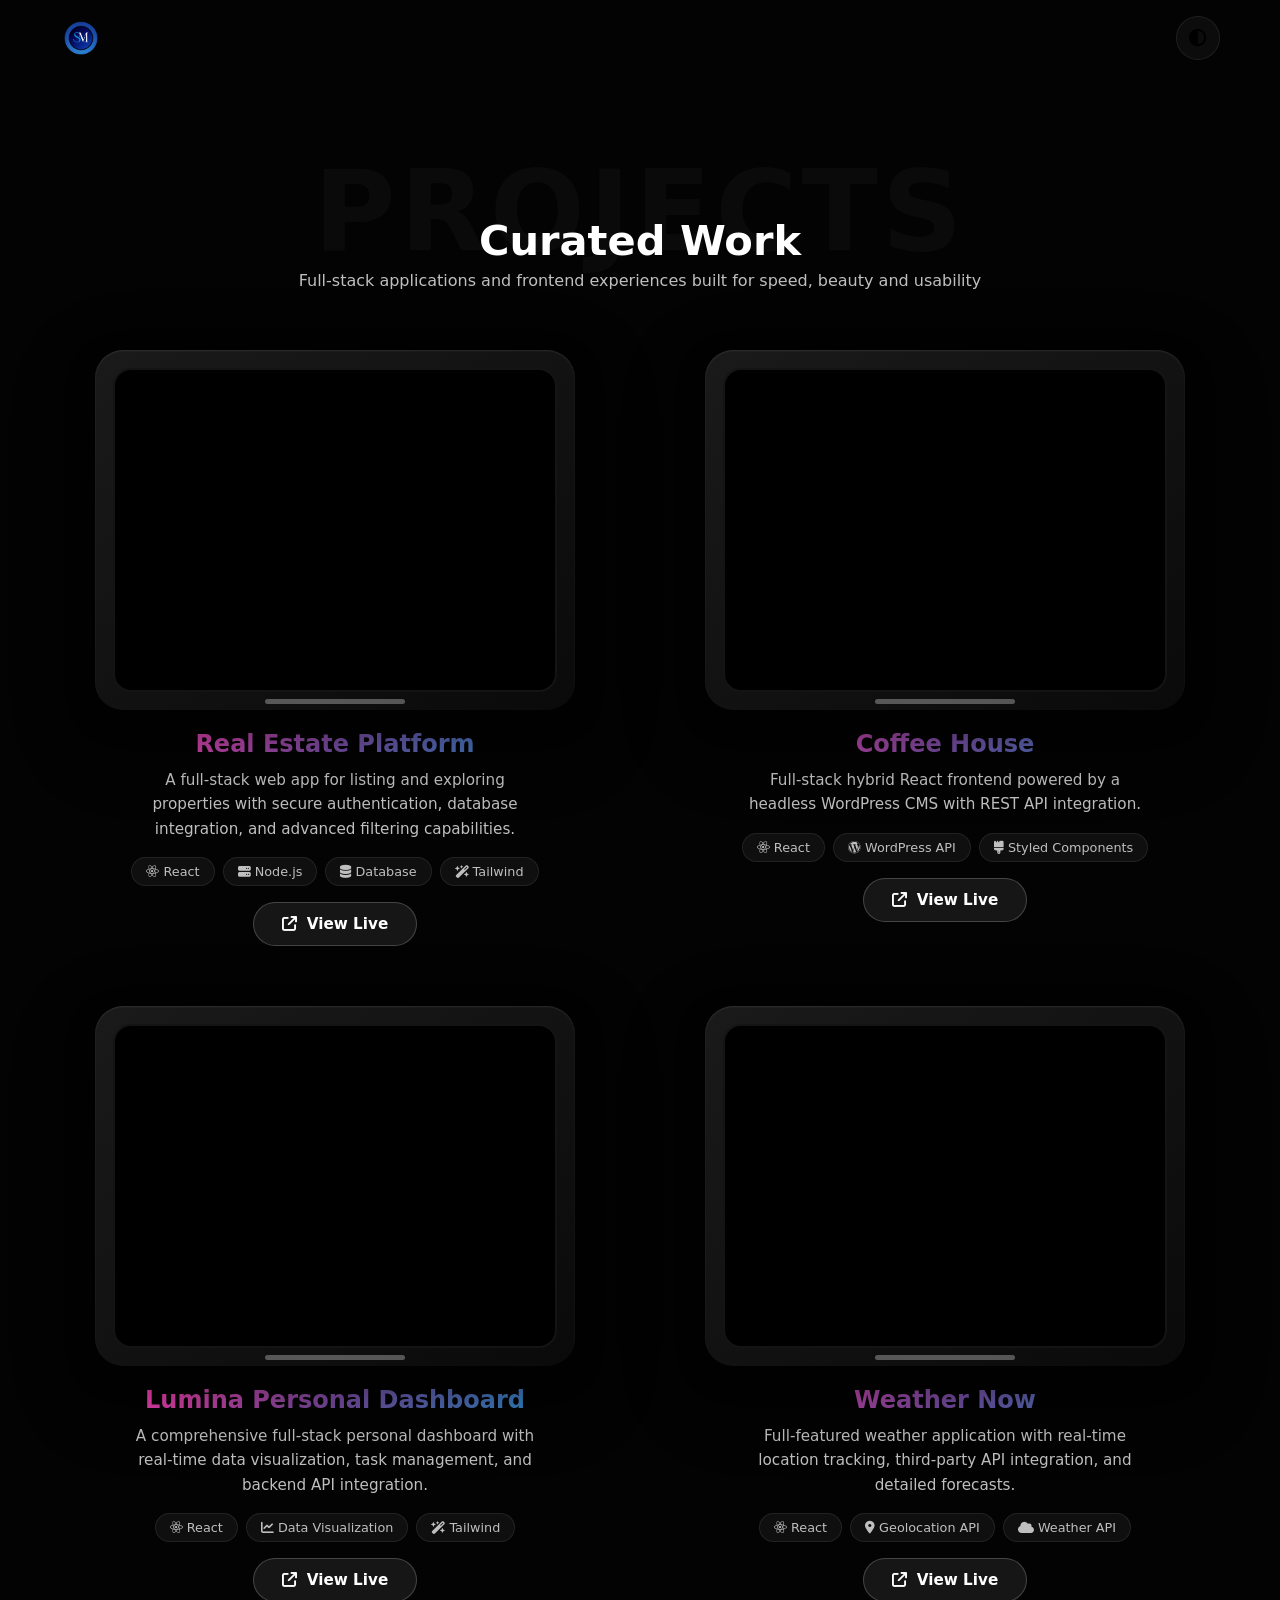
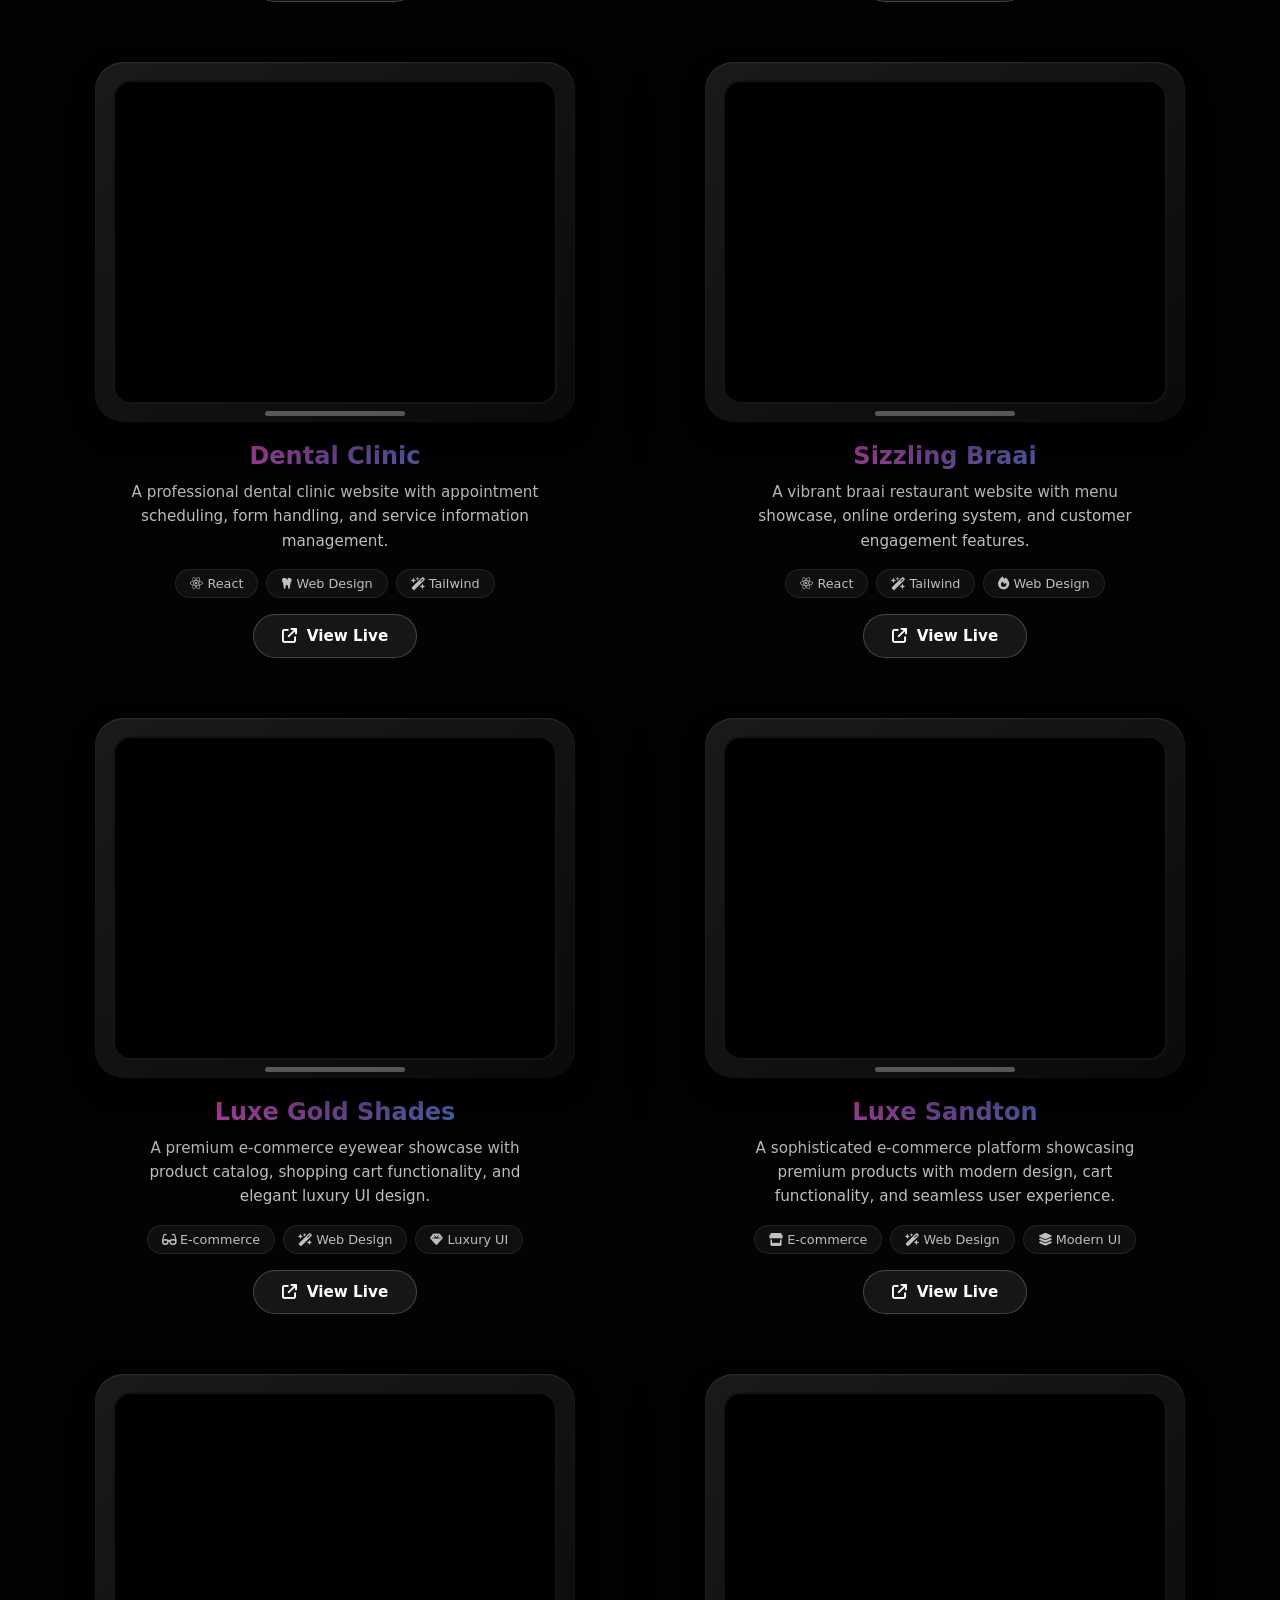
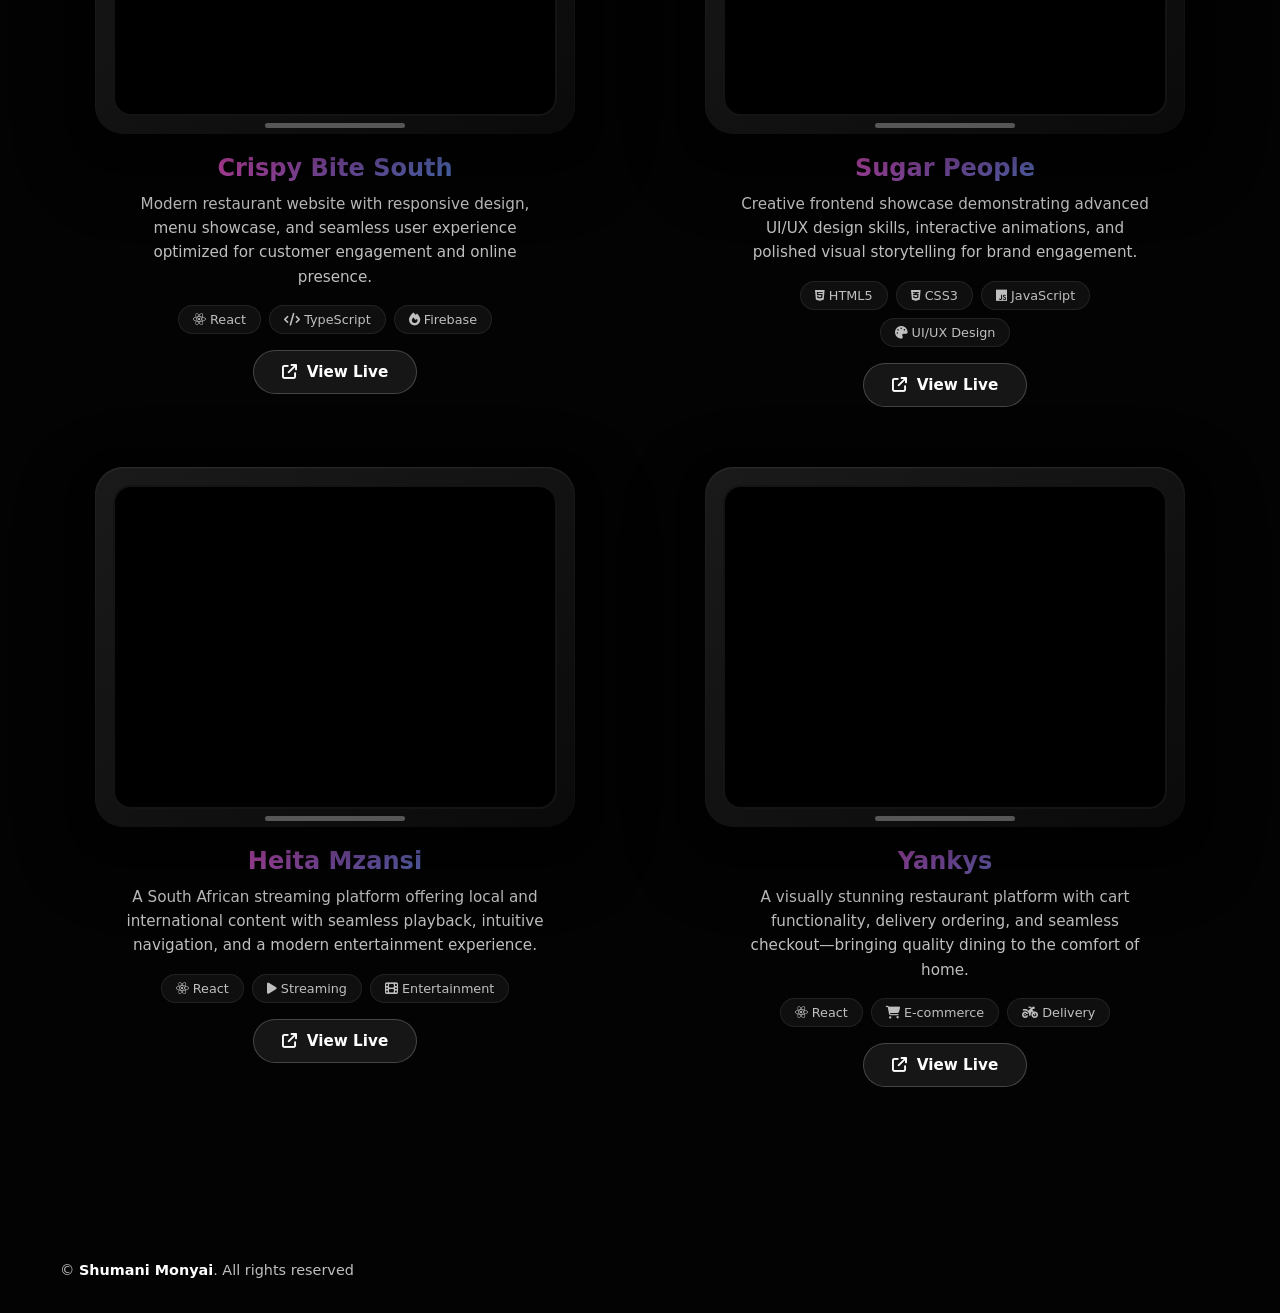
<file: projects.html>
<!DOCTYPE html>
<html lang="en">

<head>
    <meta charset="UTF-8">
    <meta name="viewport" content="width=device-width, initial-scale=1.0">
    <title>Projects | Shumani Monyai - Frontend & Fullstack Developer</title>

    <link rel="stylesheet" href="https://cdnjs.cloudflare.com/ajax/libs/font-awesome/6.5.0/css/all.min.css">

    <style>
        :root {
            --bg: #030303;
            --card: #0c0c0c;
            --text: #fff;
            --muted: #bfbfbf;
            --border: rgba(255, 255, 255, .08);
            --accent1: #ff3cac;
            --accent2: #784ba0;
            --accent3: #2b86c5;
        }

        .light {
            --bg: #f2f2f2;
            --card: #ffffff;
            --text: #121212;
            --muted: #555;
            --border: rgba(0, 0, 0, .1);
        }

        * {
            box-sizing: border-box;
            margin: 0;
            padding: 0
        }

        body {
            background: var(--bg);
            color: var(--text);
            font-family: system-ui, -apple-system, Poppins;
        }

        /* ================= HEADER BAR ================= */
        .topbar {
            display: flex;
            justify-content: space-between;
            align-items: center;
            padding: 16px 20px;
            max-width: 1200px;
            margin: 0 auto;
        }

        .logo {
            display: flex;
            align-items: center;
            gap: 10px;
            font-size: 1.4rem;
            font-weight: 700;
            color: #fff;
            /* adjust to your theme */
        }

        .logo img {
            height: 42px;
            /* adjust size */
            width: auto;
            display: block;
        }

        /* THEME BUTTON */
        .theme {
            border-radius: 50%;
            width: 44px;
            height: 44px;
            background: var(--card);
            border: 1px solid var(--border);
            display: grid;
            place-items: center;
            cursor: pointer;
        }

        .theme i {
            font-size: 1.1rem
        }

        /* ================= PAGE ================= */
        .wrapper {
            max-width: 1200px;
            margin: 0 auto;
            padding: 20px 20px 90px;
            position: relative;
        }

        /* BIG BACKGROUND WORD */
        .big-word {
            position: absolute;
            top: 70px;
            left: 0;
            width: 100%;
            text-align: center;
            font-size: 7rem;
            font-weight: 900;
            color: rgba(255, 255, 255, .03);
            letter-spacing: 4px;
            pointer-events: none;
        }

        /* HEADER */
        .header {
            text-align: center;
            margin: 120px 0 60px;
        }

        .header h1 {
            font-size: 2.6rem;
        }

        .header p {
            color: var(--muted);
            margin-top: 6px;
        }

        /* GRID */
        .grid {
            display: grid;
            grid-template-columns: repeat(auto-fit, minmax(500px, 1fr));
            gap: 60px;
        }

        /* PROJECT CARD */
        .project-card {
            display: flex;
            flex-direction: column;
            align-items: center;
            gap: 20px;
        }

        /* IPAD MOCKUP CONTAINER */
        .ipad-mockup {
            position: relative;
            width: 100%;
            max-width: 480px;
            aspect-ratio: 4/3;
            border-radius: 28px;
            background: linear-gradient(145deg, #1a1a1a 0%, #0a0a0a 100%);
            padding: 18px;
            box-shadow:
                0 25px 80px rgba(0, 0, 0, 0.4),
                0 10px 30px rgba(0, 0, 0, 0.3),
                inset 0 1px 2px rgba(255, 255, 255, 0.1);
            animation: float 6s ease-in-out infinite;
            transition: transform 0.4s cubic-bezier(0.34, 1.56, 0.64, 1), box-shadow 0.4s ease;
        }

        .ipad-mockup:hover {
            transform: translateY(-8px) scale(1.02);
            box-shadow:
                0 35px 100px rgba(0, 0, 0, 0.5),
                0 15px 40px rgba(0, 0, 0, 0.4),
                inset 0 1px 2px rgba(255, 255, 255, 0.15),
                0 0 60px rgba(120, 75, 160, 0.3);
        }

        @keyframes float {

            0%,
            100% {
                transform: translateY(0);
            }

            50% {
                transform: translateY(-12px);
            }
        }

        /* IPAD BEZEL */
        .ipad-bezel {
            position: relative;
            width: 100%;
            height: 100%;
            background: #000;
            border-radius: 18px;
            overflow: hidden;
            border: 2px solid rgba(255, 255, 255, 0.08);
        }

        /* IPAD SCREEN */
        .ipad-screen {
            position: relative;
            width: 100%;
            height: 100%;
            overflow: hidden;
            border-radius: 14px;
        }

        .ipad-screen iframe {
            width: 100%;
            height: 100%;
            border: none;
            display: block;
        }

        /* HOVER OVERLAY */
        .ipad-overlay {
            position: absolute;
            top: 0;
            left: 0;
            width: 100%;
            height: 100%;
            background: rgba(0, 0, 0, 0.7);
            backdrop-filter: blur(8px);
            -webkit-backdrop-filter: blur(8px);
            display: flex;
            flex-direction: column;
            justify-content: center;
            align-items: center;
            gap: 20px;
            opacity: 0;
            transition: opacity 0.35s ease;
            border-radius: 14px;
        }

        .ipad-mockup:hover .ipad-overlay {
            opacity: 1;
        }

        /* OVERLAY CONTENT ZOOM EFFECT */
        .ipad-mockup:hover .ipad-screen {
            transform: scale(1.08);
            transition: transform 0.4s cubic-bezier(0.34, 1.56, 0.64, 1);
        }

        /* OVERLAY BUTTONS */
        .overlay-btn {
            display: flex;
            align-items: center;
            gap: 10px;
            padding: 14px 32px;
            border-radius: 50px;
            font-size: 1rem;
            font-weight: 600;
            text-decoration: none;
            transition: all 0.3s ease;
            cursor: pointer;
            border: none;
        }

        .overlay-btn-primary {
            background: linear-gradient(135deg, #ff3cac 0%, #784ba0 50%, #2b86c5 100%);
            color: #fff;
            box-shadow: 0 8px 25px rgba(120, 75, 160, 0.4);
        }

        .overlay-btn-primary:hover {
            transform: scale(1.08);
            box-shadow: 0 12px 35px rgba(120, 75, 160, 0.6);
        }

        /* IPAD HOME BAR */
        .ipad-home-bar {
            position: absolute;
            bottom: 6px;
            left: 50%;
            transform: translateX(-50%);
            width: 140px;
            height: 5px;
            background: rgba(255, 255, 255, 0.3);
            border-radius: 3px;
            z-index: 10;
        }

        /* INFO SECTION */
        .project-info {
            text-align: center;
            max-width: 420px;
        }

        .project-info h2 {
            font-size: 1.5rem;
            font-weight: 700;
            margin-bottom: 10px;
            background: linear-gradient(135deg, #ff3cac, #784ba0, #2b86c5);
            -webkit-background-clip: text;
            -webkit-text-fill-color: transparent;
            background-clip: text;
        }

        .project-info p {
            color: var(--muted);
            font-size: 0.95rem;
            line-height: 1.6;
            margin-bottom: 16px;
        }

        /* TAGS */
        .tags {
            display: flex;
            flex-wrap: wrap;
            justify-content: center;
            gap: 8px;
            margin-bottom: 16px;
        }

        .tags span {
            background: rgba(255, 255, 255, 0.05);
            border: 1px solid var(--border);
            padding: 6px 14px;
            border-radius: 20px;
            font-size: 0.8rem;
            color: var(--muted);
            transition: all 0.3s ease;
        }

        .tags span:hover {
            background: rgba(255, 255, 255, 0.1);
            border-color: rgba(255, 255, 255, 0.3);
            color: var(--text);
        }

        /* VIEW LIVE BUTTON */
        .btn-live {
            display: inline-flex;
            align-items: center;
            gap: 10px;
            padding: 12px 28px;
            border-radius: 50px;
            background: rgba(255, 255, 255, 0.08);
            border: 1px solid rgba(255, 255, 255, 0.2);
            color: var(--text);
            text-decoration: none;
            font-weight: 600;
            font-size: 0.95rem;
            transition: all 0.3s ease;
        }

        .btn-live:hover {
            background: rgba(255, 255, 255, 0.15);
            border-color: rgba(255, 255, 255, 0.4);
            transform: translateY(-2px);
            box-shadow: 0 8px 25px rgba(255, 255, 255, 0.1);
        }

        /* ================= FOOTER ================= */
        .site-footer {
            display: flex;
            justify-content: space-between;
            align-items: center;
            padding: 25px 20px;
            max-width: 1200px;
            margin: 60px auto 10px;
            color: #bfbfbf;
            font-size: 0.9rem;
            gap: 20px;
        }

        /* left side */
        .footer-left {
            display: flex;
            align-items: center;
            gap: 18px;
            flex-wrap: wrap;
        }

        /* availability pill */
        .availability {
            display: flex;
            align-items: center;
            gap: 7px;
            background: rgba(255, 255, 255, 0.06);
            border: 1px solid rgba(255, 255, 255, 0.12);
            padding: 6px 12px;
            border-radius: 999px;
        }

        .availability .dot {
            width: 7px;
            height: 7px;
            border-radius: 50%;
            background: #2ecc71;
        }

        /* copyright text */
        .copy strong {
            color: #fff;
        }

        /* links */
        .site-footer a {
            color: #dcdcdc;
            text-decoration: none;
        }

        .site-footer a:hover {
            color: #4a7dff;
        }

        /* right side */
        .footer-right {
            display: flex;
            align-items: center;
            gap: 12px;
        }

        /* socials */
        .social {
            color: #dcdcdc;
            font-size: 1.1rem;
        }

        .social:hover {
            color: #4a7dff;
        }

        /* responsive */
        @media (max-width: 768px) {
            .site-footer {
                flex-direction: column;
                align-items: flex-start;
            }

            .footer-right {
                margin-top: 10px;
            }
        }

        /* ================= RESPONSIVE ================= */

        @media(max-width:900px) {
            .grid {
                grid-template-columns: 1fr;
                gap: 50px;
            }

            .ipad-mockup {
                max-width: 420px;
            }
        }

        @media(max-width:600px) {
            .big-word {
                font-size: 4rem;
            }

            .header h1 {
                font-size: 2.1rem;
            }

            .grid {
                grid-template-columns: 1fr;
                gap: 40px;
            }

            .ipad-mockup {
                max-width: 100%;
                padding: 14px;
                border-radius: 22px;
            }

            .ipad-bezel {
                border-radius: 14px;
            }

            .ipad-home-bar {
                width: 100px;
                height: 4px;
            }

            .project-info h2 {
                font-size: 1.3rem;
            }

            .project-info p {
                font-size: 0.9rem;
            }

            .overlay-btn {
                padding: 12px 24px;
                font-size: 0.9rem;
            }

            .site-footer {
                flex-direction: column;
                text-align: center;
            }
        }

        @media(max-width:400px) {
            .ipad-mockup {
                padding: 10px;
                border-radius: 18px;
            }

            .grid {
                gap: 30px;
            }
        }
    </style>
</head>

<body>

    <!-- ================= HEADER ================= -->
    <div class="topbar">
        <div class="logo"> <a href="index.html"><img src="log.png" alt="Shumani Monyai Logo"></a> </div>

        <button class="theme" onclick="document.body.classList.toggle('light')">
            <i class="fa-solid fa-circle-half-stroke"></i>
        </button>
    </div>


    <div class="wrapper">

        <div class="big-word">PROJECTS</div>

        <header class="header">
            <h1>Curated Work</h1>
            <p>Full-stack applications and frontend experiences built for speed, beauty and usability</p>
        </header>


        <!-- ================= GRID ================= -->
        <div class="grid">


            <!-- REAL ESTATE -->
            <div class="project-card">

                <div class="ipad-mockup">
                    <div class="ipad-bezel">
                        <div class="ipad-screen">
                            <iframe src="https://realestateproject.wasmer.app/"></iframe>
                        </div>
                        <div class="ipad-overlay">
                            <a class="overlay-btn overlay-btn-primary" href="https://realestateproject.wasmer.app/"
                                target="_blank">
                                <i class="fa-solid fa-external-link-alt"></i>
                                View Live
                            </a>
                        </div>
                    </div>
                    <div class="ipad-home-bar"></div>
                </div>

                <div class="project-info">
                    <h2>Real Estate Platform</h2>
                    <p>A full-stack web app for listing and exploring properties with secure authentication, database
                        integration, and advanced filtering capabilities.</p>

                    <div class="tags">
                        <span><i class="fa-brands fa-react"></i> React</span>
                        <span><i class="fa-solid fa-server"></i> Node.js</span>
                        <span><i class="fa-solid fa-database"></i> Database</span>
                        <span><i class="fa-solid fa-wand-magic-sparkles"></i> Tailwind</span>
                    </div>

                    <a class="btn-live" href="https://realestateproject.wasmer.app/" target="_blank">
                        <i class="fa-solid fa-arrow-up-right-from-square"></i>
                        View Live
                    </a>
                </div>

            </div>


            <!-- COFFEE HOUSE -->
            <div class="project-card">

                <div class="ipad-mockup">
                    <div class="ipad-bezel">
                        <div class="ipad-screen">
                            <iframe src="https://coffee.wasmer.app/"></iframe>
                        </div>
                        <div class="ipad-overlay">
                            <a class="overlay-btn overlay-btn-primary" href="https://coffee.wasmer.app/"
                                target="_blank">
                                <i class="fa-solid fa-external-link-alt"></i>
                                View Live
                            </a>
                        </div>
                    </div>
                    <div class="ipad-home-bar"></div>
                </div>

                <div class="project-info">
                    <h2>Coffee House</h2>
                    <p>Full-stack hybrid React frontend powered by a headless WordPress CMS with REST API integration.
                    </p>

                    <div class="tags">
                        <span><i class="fa-brands fa-react"></i> React</span>
                        <span><i class="fa-brands fa-wordpress"></i> WordPress API</span>
                        <span><i class="fa-solid fa-brush"></i> Styled Components</span>
                    </div>

                    <a class="btn-live" href="https://coffee.wasmer.app/" target="_blank">
                        <i class="fa-solid fa-arrow-up-right-from-square"></i>
                        View Live
                    </a>
                </div>

            </div>


            <!-- DASHBOARD -->
            <div class="project-card">

                <div class="ipad-mockup">
                    <div class="ipad-bezel">
                        <div class="ipad-screen">
                            <iframe src="https://luminapersonaldashboard.netlify.app/"></iframe>
                        </div>
                        <div class="ipad-overlay">
                            <a class="overlay-btn overlay-btn-primary"
                                href="https://luminapersonaldashboard.netlify.app/" target="_blank">
                                <i class="fa-solid fa-external-link-alt"></i>
                                View Live
                            </a>
                        </div>
                    </div>
                    <div class="ipad-home-bar"></div>
                </div>

                <div class="project-info">
                    <h2>Lumina Personal Dashboard</h2>
                    <p>A comprehensive full-stack personal dashboard with real-time data visualization, task management,
                        and backend API integration.</p>

                    <div class="tags">
                        <span><i class="fa-brands fa-react"></i> React</span>
                        <span><i class="fa-solid fa-chart-line"></i> Data Visualization</span>
                        <span><i class="fa-solid fa-wand-magic-sparkles"></i> Tailwind</span>
                    </div>

                    <a class="btn-live" href="https://luminapersonaldashboard.netlify.app/" target="_blank">
                        <i class="fa-solid fa-arrow-up-right-from-square"></i>
                        View Live
                    </a>
                </div>

            </div>


            <!-- WEATHER -->
            <div class="project-card">

                <div class="ipad-mockup">
                    <div class="ipad-bezel">
                        <div class="ipad-screen">
                            <iframe src="https://explora222.github.io/Weather-Now/"></iframe>
                        </div>
                        <div class="ipad-overlay">
                            <a class="overlay-btn overlay-btn-primary" href="https://explora222.github.io/Weather-Now/"
                                target="_blank">
                                <i class="fa-solid fa-external-link-alt"></i>
                                View Live
                            </a>
                        </div>
                    </div>
                    <div class="ipad-home-bar"></div>
                </div>

                <div class="project-info">
                    <h2>Weather Now</h2>
                    <p>Full-featured weather application with real-time location tracking, third-party API integration,
                        and detailed forecasts.</p>

                    <div class="tags">
                        <span><i class="fa-brands fa-react"></i> React</span>
                        <span><i class="fa-solid fa-location-dot"></i> Geolocation API</span>
                        <span><i class="fa-solid fa-cloud"></i> Weather API</span>
                    </div>

                    <a class="btn-live" href="https://explora222.github.io/Weather-Now/" target="_blank">
                        <i class="fa-solid fa-arrow-up-right-from-square"></i>
                        View Live
                    </a>
                </div>

            </div>




            <!-- DENTAL CLINIC -->
            <div class="project-card">

                <div class="ipad-mockup">
                    <div class="ipad-bezel">
                        <div class="ipad-screen">
                            <iframe src="https://dental-clinic-two-chi.vercel.app/"></iframe>
                        </div>
                        <div class="ipad-overlay">
                            <a class="overlay-btn overlay-btn-primary" href="https://dental-clinic-two-chi.vercel.app/"
                                target="_blank">
                                <i class="fa-solid fa-external-link-alt"></i>
                                View Live
                            </a>
                        </div>
                    </div>
                    <div class="ipad-home-bar"></div>
                </div>

                <div class="project-info">
                    <h2>Dental Clinic</h2>
                    <p>A professional dental clinic website with appointment scheduling, form handling, and service
                        information management.</p>

                    <div class="tags">
                        <span><i class="fa-brands fa-react"></i> React</span>
                        <span><i class="fa-solid fa-tooth"></i> Web Design</span>
                        <span><i class="fa-solid fa-wand-magic-sparkles"></i> Tailwind</span>
                    </div>

                    <a class="btn-live" href="https://dental-clinic-two-chi.vercel.app/" target="_blank">
                        <i class="fa-solid fa-arrow-up-right-from-square"></i>
                        View Live
                    </a>
                </div>

            </div>


            <!-- SIZZLING BRAAI -->
            <div class="project-card">

                <div class="ipad-mockup">
                    <div class="ipad-bezel">
                        <div class="ipad-screen">
                            <iframe src="https://sizzlingbraai.netlify.app/"></iframe>
                        </div>
                        <div class="ipad-overlay">
                            <a class="overlay-btn overlay-btn-primary" href="https://sizzlingbraai.netlify.app/"
                                target="_blank">
                                <i class="fa-solid fa-external-link-alt"></i>
                                View Live
                            </a>
                        </div>
                    </div>
                    <div class="ipad-home-bar"></div>
                </div>

                <div class="project-info">
                    <h2>Sizzling Braai</h2>
                    <p>A vibrant braai restaurant website with menu showcase, online ordering system, and customer
                        engagement features.</p>

                    <div class="tags">
                        <span><i class="fa-brands fa-react"></i> React</span>
                        <span><i class="fa-solid fa-wand-magic-sparkles"></i> Tailwind</span>
                        <span><i class="fa-solid fa-fire"></i> Web Design</span>
                    </div>

                    <a class="btn-live" href="https://sizzlingbraai.netlify.app/" target="_blank">
                        <i class="fa-solid fa-arrow-up-right-from-square"></i>
                        View Live
                    </a>
                </div>

            </div>


            <!-- LUXE GOLD SHADES -->
            <div class="project-card">

                <div class="ipad-mockup">
                    <div class="ipad-bezel">
                        <div class="ipad-screen">
                            <iframe src="https://luxegoldshades.netlify.app/"></iframe>
                        </div>
                        <div class="ipad-overlay">
                            <a class="overlay-btn overlay-btn-primary" href="https://luxegoldshades.netlify.app/"
                                target="_blank">
                                <i class="fa-solid fa-external-link-alt"></i>
                                View Live
                            </a>
                        </div>
                    </div>
                    <div class="ipad-home-bar"></div>
                </div>

                <div class="project-info">
                    <h2>Luxe Gold Shades</h2>
                    <p>A premium e-commerce eyewear showcase with product catalog, shopping cart functionality, and
                        elegant luxury UI design.</p>

                    <div class="tags">
                        <span><i class="fa-solid fa-glasses"></i> E-commerce</span>
                        <span><i class="fa-solid fa-wand-magic-sparkles"></i> Web Design</span>
                        <span><i class="fa-solid fa-gem"></i> Luxury UI</span>
                    </div>

                    <a class="btn-live" href="https://luxegoldshades.netlify.app/" target="_blank">
                        <i class="fa-solid fa-arrow-up-right-from-square"></i>
                        View Live
                    </a>
                </div>

            </div>


            <!-- LUXE SAND TON -->
            <div class="project-card">

                <div class="ipad-mockup">
                    <div class="ipad-bezel">
                        <div class="ipad-screen">
                            <iframe src="https://luxesandton.netlify.app/"></iframe>
                        </div>
                        <div class="ipad-overlay">
                            <a class="overlay-btn overlay-btn-primary" href="https://luxesandton.netlify.app/"
                                target="_blank">
                                <i class="fa-solid fa-external-link-alt"></i>
                                View Live
                            </a>
                        </div>
                    </div>
                    <div class="ipad-home-bar"></div>
                </div>

                <div class="project-info">
                    <h2>Luxe Sandton</h2>
                    <p>A sophisticated e-commerce platform showcasing premium products with modern design, cart
                        functionality, and seamless user experience.</p>

                    <div class="tags">
                        <span><i class="fa-solid fa-store"></i> E-commerce</span>
                        <span><i class="fa-solid fa-wand-magic-sparkles"></i> Web Design</span>
                        <span><i class="fa-solid fa-layer-group"></i> Modern UI</span>
                    </div>

                    <a class="btn-live" href="https://luxesandton.netlify.app/" target="_blank">
                        <i class="fa-solid fa-arrow-up-right-from-square"></i>
                        View Live
                    </a>
                </div>

            </div>


            <!-- CRISPY BITE SOUTH -->
            <div class="project-card">

                <div class="ipad-mockup">
                    <div class="ipad-bezel">
                        <div class="ipad-screen">
                            <iframe src="https://crispybitesouth.netlify.app/"></iframe>
                        </div>
                        <div class="ipad-overlay">
                            <a class="overlay-btn overlay-btn-primary" href="https://crispybitesouth.netlify.app/"
                                target="_blank">
                                <i class="fa-solid fa-external-link-alt"></i>
                                View Live
                            </a>
                        </div>
                    </div>
                    <div class="ipad-home-bar"></div>
                </div>

                <div class="project-info">
                    <h2>Crispy Bite South</h2>
                    <p>Modern restaurant website with responsive design, menu showcase, and seamless user experience
                        optimized for customer engagement and online presence.</p>

                    <div class="tags">
                        <span><i class="fa-brands fa-react"></i> React</span>
                        <span><i class="fa-solid fa-code"></i> TypeScript</span>
                        <span><i class="fa-solid fa-fire"></i> Firebase</span>
                    </div>

                    <a class="btn-live" href="https://crispybitesouth.netlify.app/" target="_blank">
                        <i class="fa-solid fa-arrow-up-right-from-square"></i>
                        View Live
                    </a>
                </div>

            </div>


            <!-- SUGAR PEOPLE -->
            <div class="project-card">

                <div class="ipad-mockup">
                    <div class="ipad-bezel">
                        <div class="ipad-screen">
                            <iframe src="https://explora222.github.io/Sugar-People/"></iframe>
                        </div>
                        <div class="ipad-overlay">
                            <a class="overlay-btn overlay-btn-primary" href="https://explora222.github.io/Sugar-People/"
                                target="_blank">
                                <i class="fa-solid fa-external-link-alt"></i>
                                View Live
                            </a>
                        </div>
                    </div>
                    <div class="ipad-home-bar"></div>
                </div>

                <div class="project-info">
                    <h2>Sugar People</h2>
                    <p>Creative frontend showcase demonstrating advanced UI/UX design skills, interactive animations,
                        and polished visual storytelling for brand engagement.</p>

                    <div class="tags">
                        <span><i class="fa-brands fa-html5"></i> HTML5</span>
                        <span><i class="fa-brands fa-css3-alt"></i> CSS3</span>
                        <span><i class="fa-brands fa-js"></i> JavaScript</span>
                        <span><i class="fa-solid fa-palette"></i> UI/UX Design</span>
                    </div>

                    <a class="btn-live" href="https://explora222.github.io/Sugar-People/" target="_blank">
                        <i class="fa-solid fa-arrow-up-right-from-square"></i>
                        View Live
                    </a>
                </div>

            </div>


            <!-- HEITA MZANSI -->
            <div class="project-card">

                <div class="ipad-mockup">
                    <div class="ipad-bezel">
                        <div class="ipad-screen">
                            <iframe src="https://heitamzansi.netlify.app/"></iframe>
                        </div>
                        <div class="ipad-overlay">
                            <a class="overlay-btn overlay-btn-primary" href="https://heitamzansi.netlify.app/"
                                target="_blank">
                                <i class="fa-solid fa-external-link-alt"></i>
                                View Live
                            </a>
                        </div>
                    </div>
                    <div class="ipad-home-bar"></div>
                </div>

                <div class="project-info">
                    <h2>Heita Mzansi</h2>
                    <p>A South African streaming platform offering local and international content with seamless playback, intuitive navigation, and a modern entertainment experience.</p>

                    <div class="tags">
                        <span><i class="fa-brands fa-react"></i> React</span>
                        <span><i class="fa-solid fa-play"></i> Streaming</span>
                        <span><i class="fa-solid fa-film"></i> Entertainment</span>
                    </div>

                    <a class="btn-live" href="https://heitamzansi.netlify.app/" target="_blank">
                        <i class="fa-solid fa-arrow-up-right-from-square"></i>
                        View Live
                    </a>
                </div>

            </div>


            <!-- YANKYS -->
            <div class="project-card">

                <div class="ipad-mockup">
                    <div class="ipad-bezel">
                        <div class="ipad-screen">
                            <iframe src="https://yankys.netlify.app/"></iframe>
                        </div>
                        <div class="ipad-overlay">
                            <a class="overlay-btn overlay-btn-primary" href="https://yankys.netlify.app/"
                                target="_blank">
                                <i class="fa-solid fa-external-link-alt"></i>
                                View Live
                            </a>
                        </div>
                    </div>
                    <div class="ipad-home-bar"></div>
                </div>

                <div class="project-info">
                    <h2>Yankys</h2>
                    <p>A visually stunning restaurant platform with cart functionality, delivery ordering, and seamless checkout—bringing quality dining to the comfort of home.</p>

                    <div class="tags">
                        <span><i class="fa-brands fa-react"></i> React</span>
                        <span><i class="fa-solid fa-cart-shopping"></i> E-commerce</span>
                        <span><i class="fa-solid fa-motorcycle"></i> Delivery</span>
                    </div>

                    <a class="btn-live" href="https://yankys.netlify.app/" target="_blank">
                        <i class="fa-solid fa-arrow-up-right-from-square"></i>
                        View Live
                    </a>
                </div>

            </div>


        </div>
    </div>


    <footer class="site-footer">
        <span class="copy"> © <span id="year"></span> <strong>Shumani Monyai</strong>. All rights reserved


    </footer>


</body>

</html>
</file>
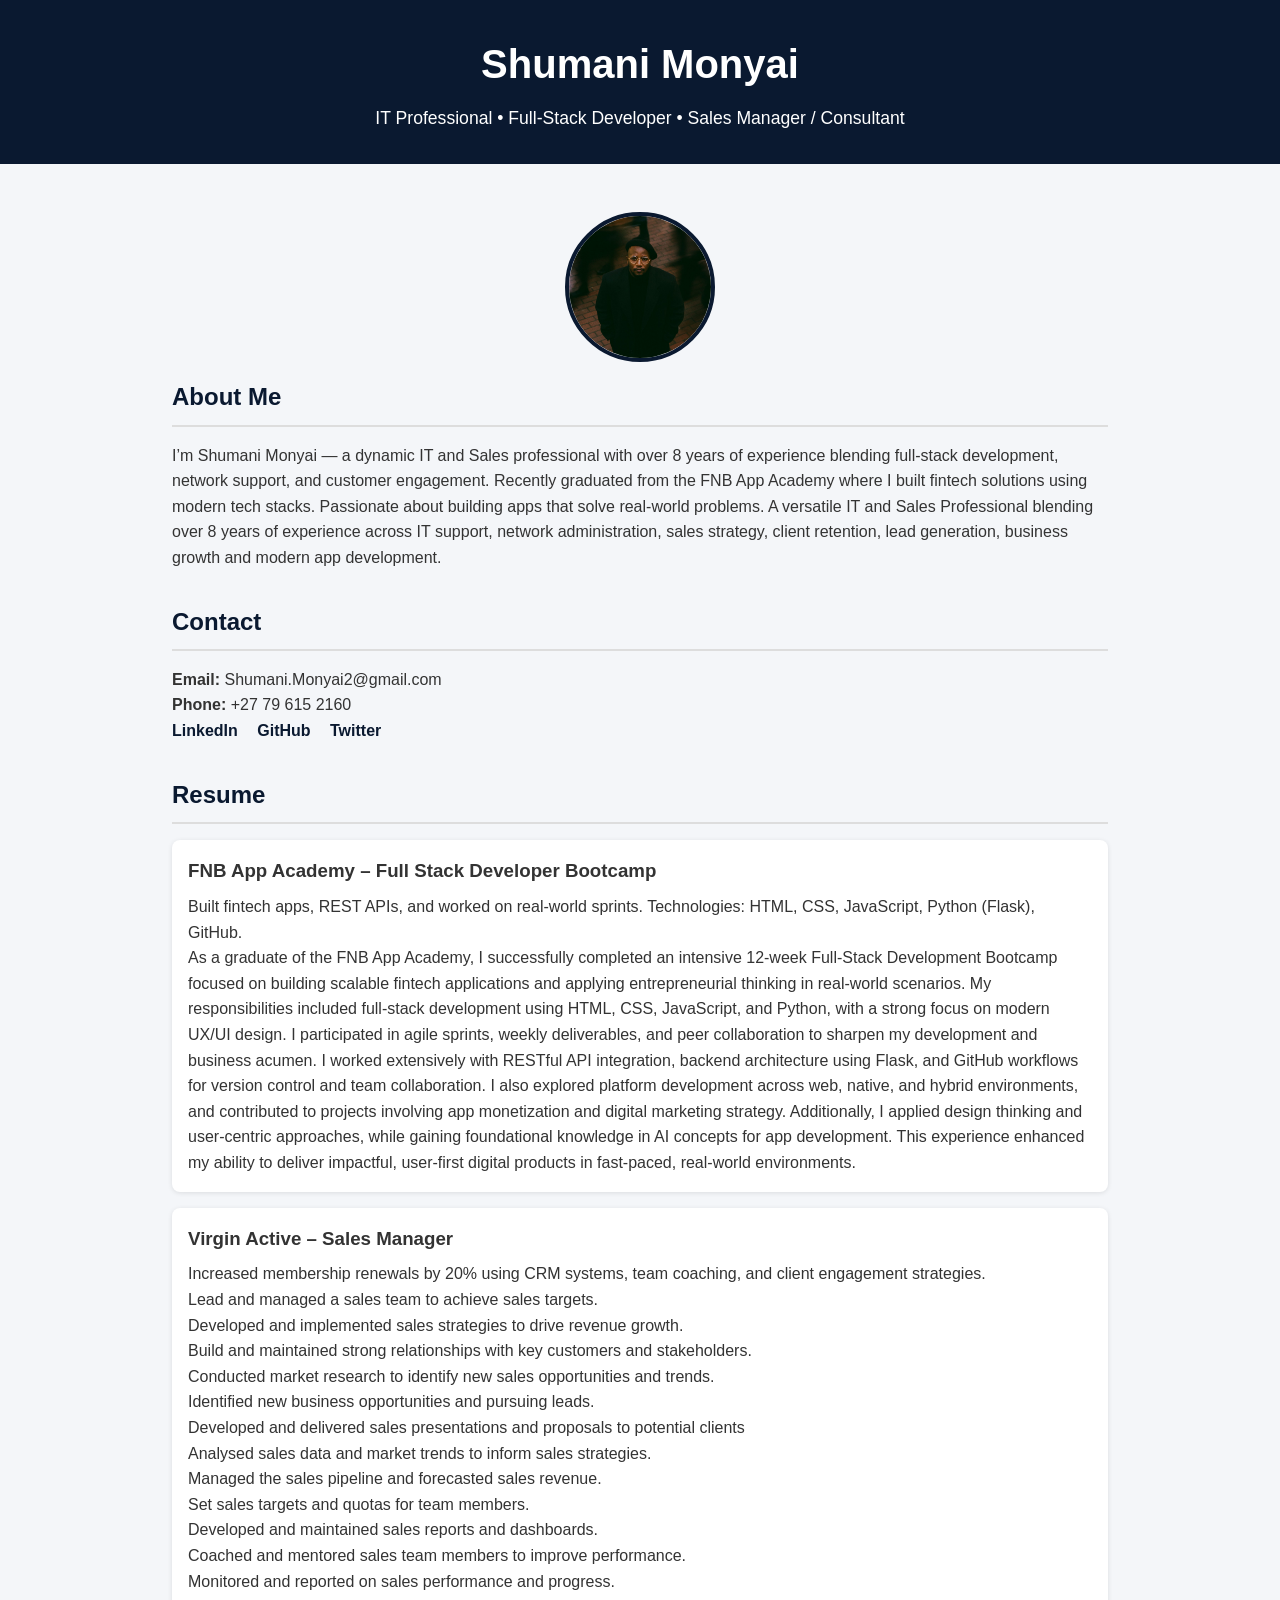
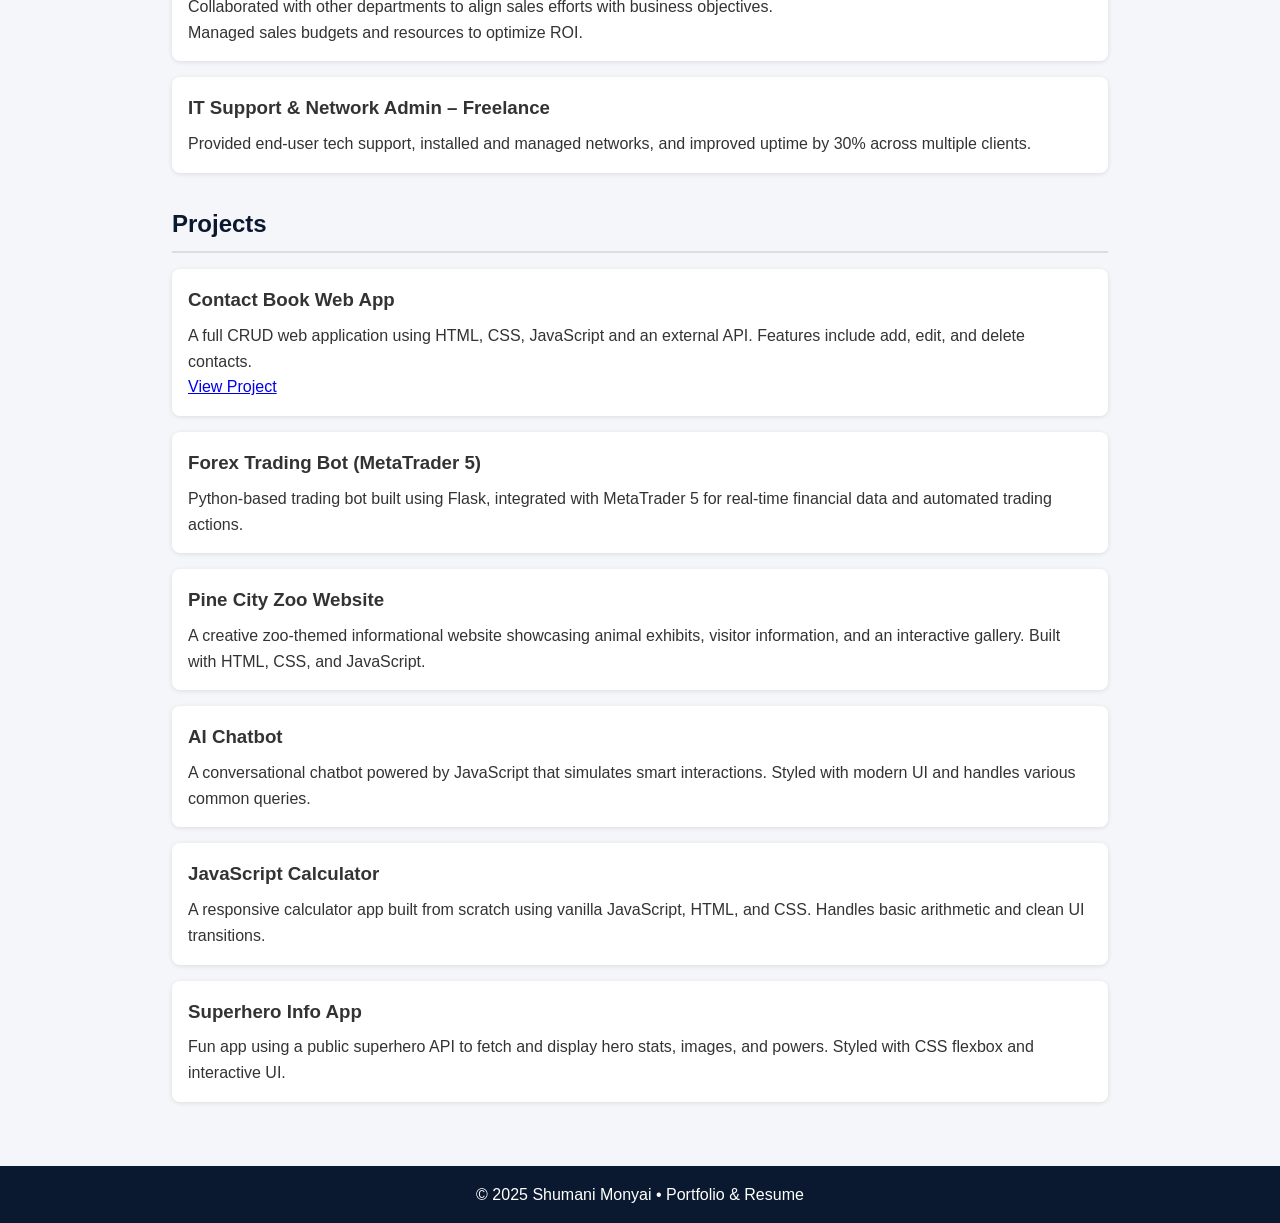
<file: ShumaniMonyaiPortfolio.html>
<!DOCTYPE html>
<html lang="en">
<head>
  <meta charset="UTF-8" />
  <meta name="viewport" content="width=device-width, initial-scale=1.0" />
  <title>Shumani Monyai | Portfolio & Resume</title>
  <style>
    * {
      box-sizing: border-box;
      margin: 0;
      padding: 0;
      font-family: "Segoe UI", Tahoma, Geneva, Verdana, sans-serif;
    }

    body {
      background: #f4f6f9;
      color: #333;
      line-height: 1.6;
    }

    header {
      background: #0a1930;
      color: #fff;
      padding: 2rem;
      text-align: center;
    }

    header h1 {
      font-size: 2.5rem;
    }

    header p {
      font-size: 1.1rem;
      margin-top: 0.5rem;
    }

    .container {
      max-width: 1000px;
      margin: auto;
      padding: 2rem;
    }

    .profile-pic {
      width: 150px;
      height: 150px;
      object-fit: cover;
      border-radius: 50%;
      border: 4px solid #0a1930;
      margin: 1rem auto;
      display: block;
    }

    .section {
      margin-bottom: 2rem;
    }

    .section h2 {
      color: #0a1930;
      margin-bottom: 1rem;
      border-bottom: 2px solid #ddd;
      padding-bottom: 0.5rem;
    }

    .social-links a {
      margin-right: 15px;
      text-decoration: none;
      color: #0a1930;
      font-weight: bold;
    }

    .resume-entry, .project-entry {
      background: #fff;
      padding: 1rem;
      margin-bottom: 1rem;
      border-radius: 8px;
      box-shadow: 0 1px 5px rgba(0,0,0,0.1);
    }

    .resume-entry h3, .project-entry h3 {
      margin-bottom: 0.5rem;
    }

    footer {
      text-align: center;
      padding: 1rem;
      background: #0a1930;
      color: #fff;
    }

    @media(max-width: 768px) {
      header h1 {
        font-size: 2rem;
      }
      .container {
        padding: 1rem;
      }
    }
  </style>
</head>
<body>
  <header>
    <h1>Shumani Monyai</h1>
    <p>IT Professional • Full-Stack Developer • Sales Manager / Consultant</p>
  </header>

  <div class="container">
    <img src="ShuMstaR.jpg" alt="Shumani Monyai" class="profile-pic" />

    <section class="section">
      <h2>About Me</h2>
      <p>
        I’m Shumani Monyai — a dynamic IT and Sales professional with over 8 years of experience blending full-stack development, network support, and customer engagement. 
        Recently graduated from the FNB App Academy where I built fintech solutions using modern tech stacks. Passionate about building apps that solve real-world problems.
        A versatile IT and Sales Professional blending over 8 years of experience across IT support, network administration, sales strategy, client retention, lead generation, business growth and modern app development.
      </p>
    </section>

    <section class="section">
      <h2>Contact</h2>
      <p><strong>Email:</strong> Shumani.Monyai2@gmail.com</p>
      <p><strong>Phone:</strong> +27 79 615 2160</p>
      <div class="social-links">
        <a href="https://www.linkedin.com/in/shumani-m-75b73a278" target="https://www.linkedin.com/in/shumani-m-75b73a278?utm_source=share&utm_campaign=share_via&utm_content=profile&utm_medium=ios_app">LinkedIn</a>
        <a href="https://github.com/Explora222?tab=repositories" target="https://github.com/Explora222">GitHub</a>
        <a href="https://twitter.com/yourhandle" target="_blank">Twitter</a>
      </div>
    </section>

    <section class="section">
      <h2>Resume</h2>
      <div class="resume-entry">
        <h3>FNB App Academy – Full Stack Developer Bootcamp</h3>
        <p>Built fintech apps, REST APIs, and worked on real-world sprints. Technologies: HTML, CSS, JavaScript, Python (Flask), GitHub.</p>
        <p>As a graduate of the FNB App Academy, I successfully completed an intensive 12-week Full-Stack Development Bootcamp focused on building scalable fintech applications and applying entrepreneurial thinking in real-world scenarios. My responsibilities included full-stack development using HTML, CSS, JavaScript, and Python, with a strong focus on modern UX/UI design. I participated in agile sprints, weekly deliverables, and peer collaboration to sharpen my development and business acumen. I worked extensively with RESTful API integration, backend architecture using Flask, and GitHub workflows for version control and team collaboration. I also explored platform development across web, native, and hybrid environments, and contributed to projects involving app monetization and digital marketing strategy. Additionally, I applied design thinking and user-centric approaches, while gaining foundational knowledge in AI concepts for app development. This experience enhanced my ability to deliver impactful, user-first digital products in fast-paced, real-world environments.</p>
      </div>
      <div class="resume-entry">
        <h3>Virgin Active – Sales Manager</h3>
        <p>Increased membership renewals by 20% using CRM systems, team coaching, and client engagement strategies.</p>
        <p>Lead and managed a sales team to achieve sales targets.</p>
        <p>Developed and implemented sales strategies to drive revenue growth.</p>
        <p>Build and maintained strong relationships with key customers and stakeholders.</p>
        <p>Conducted market research to identify new sales opportunities and trends.</p>
        <p>Identified new business opportunities and pursuing leads.</p>
        <p>Developed and delivered sales presentations and proposals to potential clients</p>
        <p>Analysed sales data and market trends to inform sales strategies.</p>
        <p>Managed the sales pipeline and forecasted sales revenue.</p>
        <p>Set sales targets and quotas for team members.</p>
        <p>Developed and maintained sales reports and dashboards.</p>
        <p>Coached and mentored sales team members to improve performance.</p>
        <p>Monitored and reported on sales performance and progress.</p>
        <p>Collaborated with other departments to align sales efforts with business objectives.</p>
        <p>Managed sales budgets and resources to optimize ROI.</p>
      </div>
      <div class="resume-entry">
        <h3>IT Support & Network Admin – Freelance</h3>
        <p>Provided end-user tech support, installed and managed networks, and improved uptime by 30% across multiple clients.</p>
      </div>
    </section>

    <section class="section">
      <h2>Projects</h2>
      <div class="project-entry">
    <h3>Contact Book Web App</h3>
    <p>A full CRUD web application using HTML, CSS, JavaScript and an external API. Features include add, edit, and delete contacts.</p>
    <a href="https://yourcontactbook.com" target="_blank">View Project</a>
  </div>

  <div class="project-entry">
    <h3>Forex Trading Bot (MetaTrader 5)</h3>
    <p>Python-based trading bot built using Flask, integrated with MetaTrader 5 for real-time financial data and automated trading actions.</p>
  </div>

  <div class="project-entry">
    <h3>Pine City Zoo Website</h3>
    <p>A creative zoo-themed informational website showcasing animal exhibits, visitor information, and an interactive gallery. Built with HTML, CSS, and JavaScript.</p>
  </div>

  <div class="project-entry">
    <h3>AI Chatbot</h3>
    <p>A conversational chatbot powered by JavaScript that simulates smart interactions. Styled with modern UI and handles various common queries.</p>
  </div>

  <div class="project-entry">
    <h3>JavaScript Calculator</h3>
    <p>A responsive calculator app built from scratch using vanilla JavaScript, HTML, and CSS. Handles basic arithmetic and clean UI transitions.</p>
  </div>

  <div class="project-entry">
    <h3>Superhero Info App</h3>
    <p>Fun app using a public superhero API to fetch and display hero stats, images, and powers. Styled with CSS flexbox and interactive UI.</p>
  </div>
    </section>
  </div>

  <footer>
    &copy; 2025 Shumani Monyai • Portfolio & Resume
  </footer>
</body>
</html>
</file>
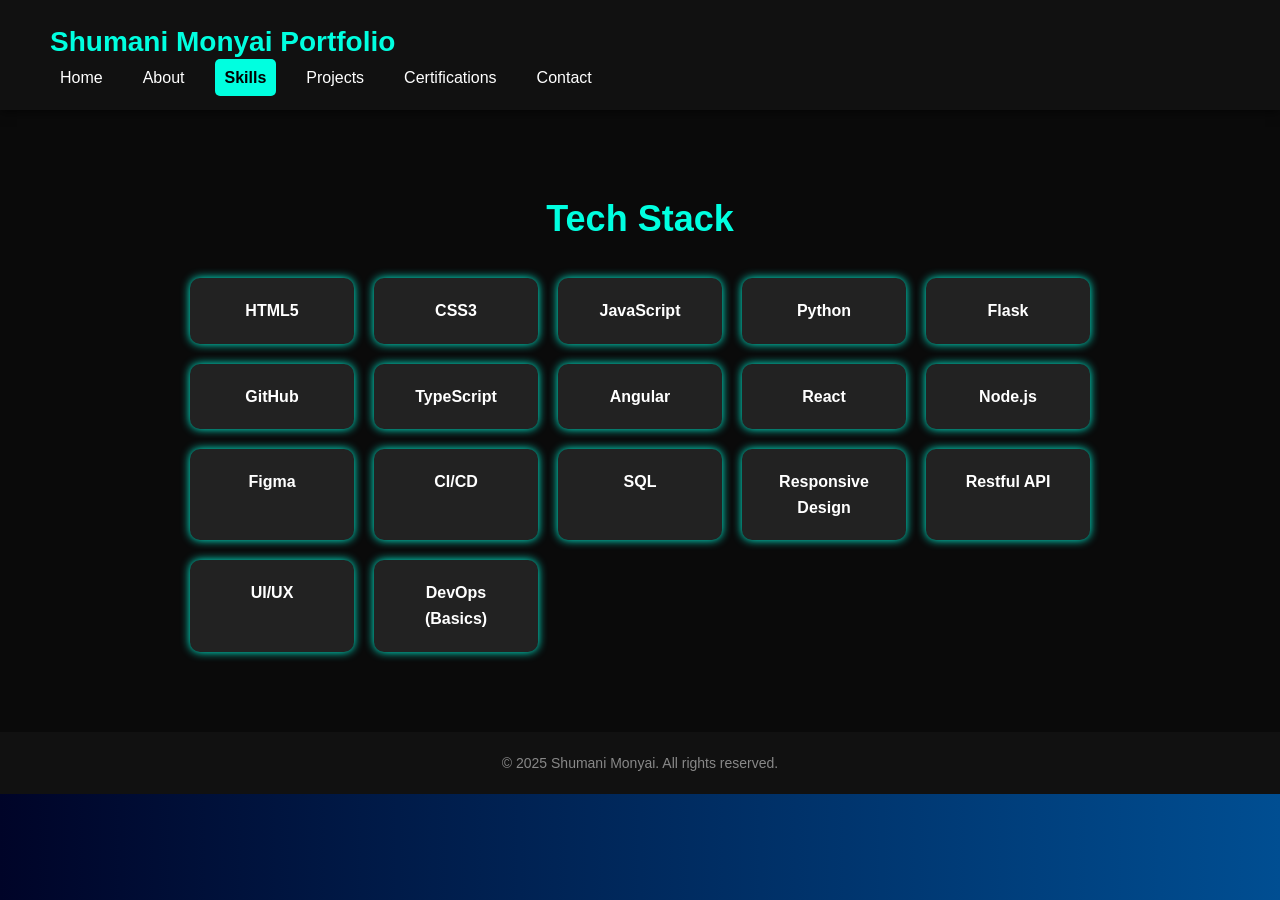
<file: skills.html>
<!-- skills.html -->
<!DOCTYPE html>
<html lang="en">
<head>
  <meta charset="UTF-8" />
  <meta name="viewport" content="width=device-width, initial-scale=1.0"/>
  <title>Skills | Shumani Monyai</title>
  <link rel="stylesheet" href="style.css" />
</head>
<body>
  <header class="main-header">
    <nav>
      <h1 class="logo">Shumani Monyai Portfolio</h1>
      <ul class="nav-links">
        <li><a href="index.html">Home</a></li>
        <li><a href="about.html">About</a></li>
        <li><a href="skills.html" class="active">Skills</a></li>
        <li><a href="projects.html">Projects</a></li>
        <li><a href="certifications.html">Certifications</a></li>
        <li><a href="contact.html">Contact</a></li>
      </ul>
    </nav>
  </header>

  <section class="skills">
    <h2>Tech Stack</h2>
    <div class="skill-grid">
       <div class="skill-card">HTML5</div>
      <div class="skill-card">CSS3</div>
      <div class="skill-card">JavaScript</div>
      <div class="skill-card">Python</div>
      <div class="skill-card">Flask</div>
      <div class="skill-card">GitHub</div>
      <div class="skill-card">TypeScript</div>
      <div class="skill-card">Angular</div>
      <div class="skill-card">React</div>
      <div class="skill-card">Node.js</div>
      <div class="skill-card">Figma</div>
      <div class="skill-card">CI/CD</div>
      <div class="skill-card">SQL</div>
      <div class="skill-card">Responsive Design</div>
      <div class="skill-card">Restful API</div>
      <div class="skill-card">UI/UX</div>
      <div class="skill-card">DevOps (Basics)</div>
    </div>
  </section>

  <footer>
    <p>&copy; 2025 Shumani Monyai. All rights reserved.</p>
  </footer>

  <script src="script.js"></script>
</body>
</html>
</file>
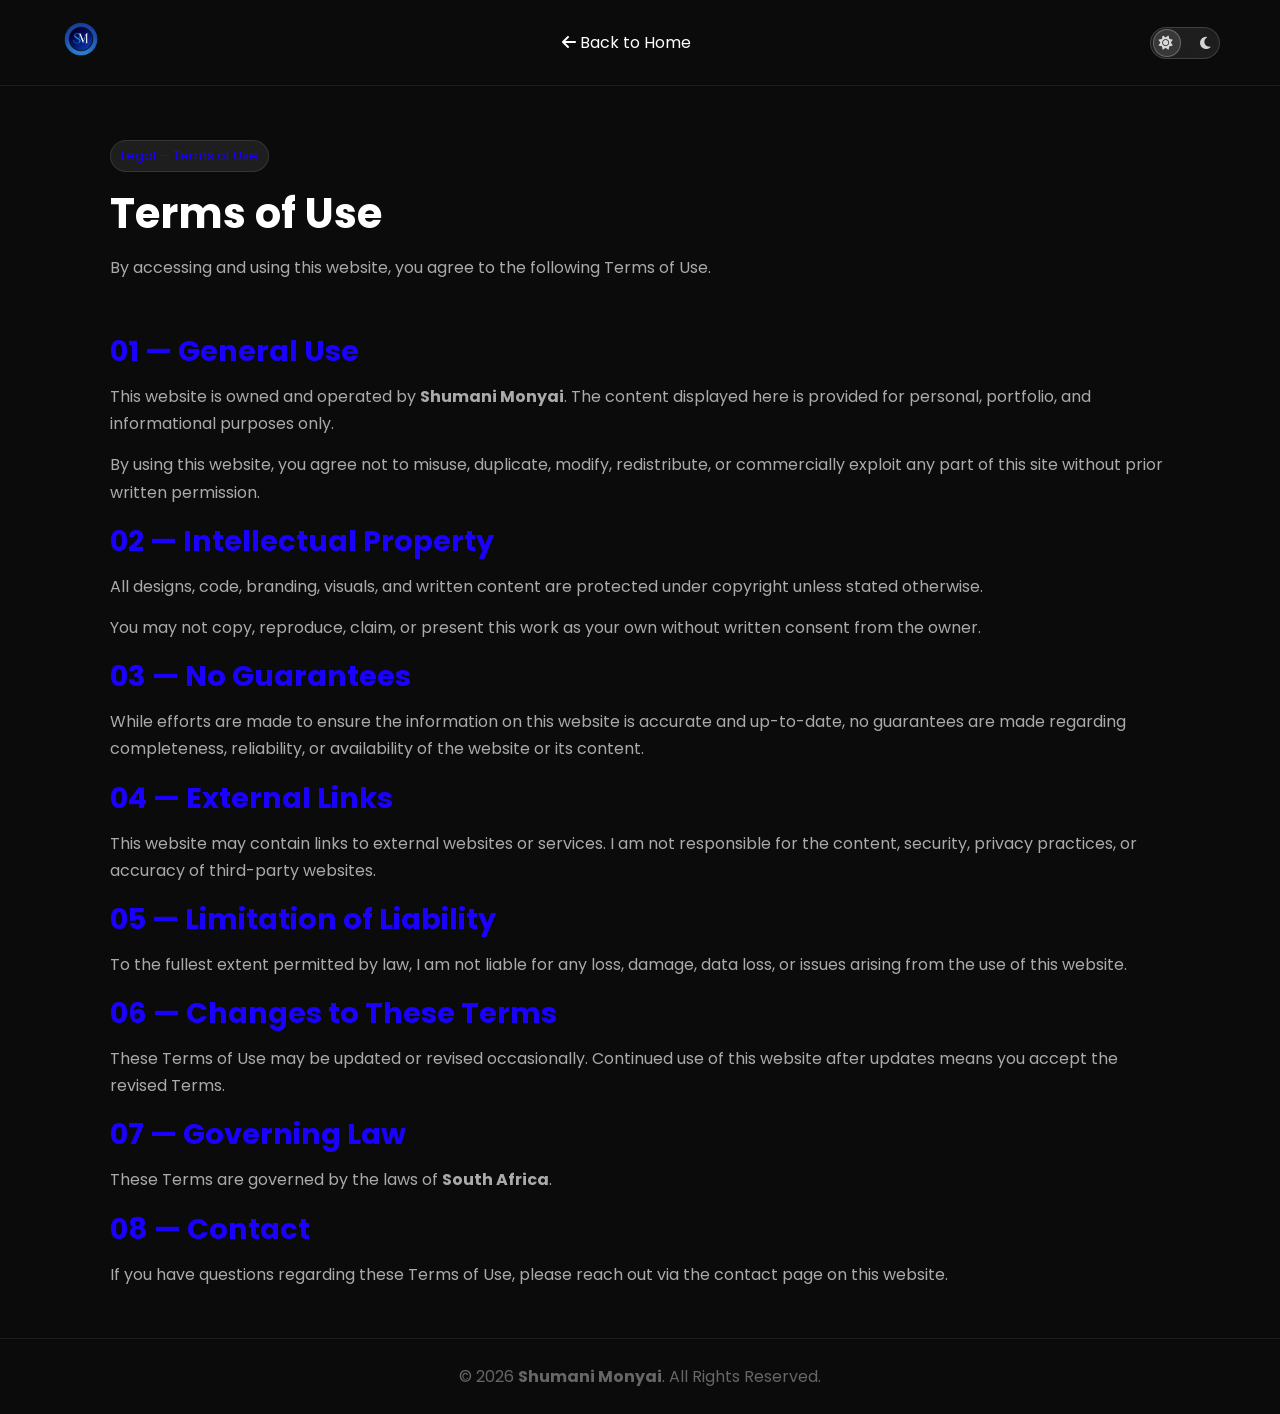
<file: terms.html>
<!DOCTYPE html>
<html lang="en">

<head>
  <meta charset="UTF-8" />
  <meta name="viewport" content="width=device-width, initial-scale=1.0" />

  <meta name="description"
    content="Terms of Use for the portfolio website of Shumani Monyai — Frontend Developer / Web Developer." />
  <meta name="author" content="Shumani Monyai" />

  <title>Terms of Use | Shumani Monyai</title>

  <link href="https://fonts.googleapis.com/css2?family=Poppins:wght@300;400;600;700&display=swap" rel="stylesheet">
  <link rel="stylesheet" href="https://cdnjs.cloudflare.com/ajax/libs/font-awesome/6.5.0/css/all.min.css" />

  <style>
    * {
      margin: 0;
      padding: 0;
      box-sizing: border-box
    }

    body {
      font-family: 'Poppins', sans-serif;
      background: #0b0b0b;
      color: #fff;
    }

    a {
      text-decoration: none;
      color: inherit
    }

    /* ---------- LIGHT MODE ---------- */
    body.light {
      background: #ffffff;
      color: #111
    }

    body.light header {
      background: #ffffff;
      border-color: #e6e6e6
    }

    body.light .nav ul li a {
      color: #333
    }

    body.light .badge {
      background: rgba(0, 0, 0, .05);
      border: 1px solid rgba(0, 0, 0, .08);
      color: #0044ff;
    }

    body.light .text p {
      color: #555
    }

    body.light footer {
      border-top: 1px solid rgba(0, 0, 0, .1);
      color: #555;
    }

    header {
      width: 100%;
      position: fixed;
      top: 0;
      background: #0b0b0b;
      border-bottom: 1px solid rgba(255, 255, 255, 0.08);
      z-index: 20;
    }

    .nav {
      max-width: 1200px;
      margin: auto;
      padding: 18px 20px;
      display: flex;
      justify-content: space-between;
      align-items: center;
    }

    .logo img {
      height: 42px;
      width: auto;
    }

    .theme-switch {
      position: relative;
      width: 70px;
      height: 32px;
      border-radius: 999px;
      background: rgba(255, 255, 255, 0.08);
      border: 1px solid rgba(255, 255, 255, 0.15);
      backdrop-filter: blur(10px);
      display: flex;
      align-items: center;
      justify-content: space-between;
      padding: 0 8px;
      cursor: pointer;
    }

    .theme-switch i {
      font-size: 14px;
      color: #d4d4d4;
    }

    .theme-switch .thumb {
      position: absolute;
      width: 28px;
      height: 28px;
      border-radius: 50%;
      background: rgba(255, 255, 255, 0.12);
      border: 1px solid rgba(255, 255, 255, 0.25);
      transition: transform .25s ease;
      left: 2px;
    }

    .theme-switch.dark .thumb {
      transform: translateX(36px);
    }

    .page-hero {
      max-width: 1100px;
      margin: 140px auto 40px;
      padding: 0 20px;
    }

    .badge {
      display: inline-block;
      background: rgba(255, 255, 255, .08);
      border: 1px solid rgba(255, 255, 255, .1);
      padding: 6px 10px;
      border-radius: 20px;
      font-size: .8rem;
      color: #1900ff;
      margin-bottom: 10px;
    }

    .page-hero h1 {
      font-size: 2.6rem;
      margin-bottom: 10px;
    }

    .page-hero p {
      color: #aaa;
      max-width: 680px;
    }

    .section {
      max-width: 1100px;
      margin: 50px auto;
      padding: 0 20px;
    }

    .section h2 {
      font-size: 1.8rem;
      margin-bottom: 10px;
      color: #1900ff;
    }

    .text p {
      color: #aaa;
      margin-bottom: 14px;
      line-height: 1.7;
    }

    footer {
      text-align: center;
      padding: 25px 10px;
      color: #666;
      border-top: 1px solid rgba(255, 255, 255, .08);
      margin-top: 50px;
    }


  </style>
</head>

<body>

  <header>
    <div class="nav">
      <div class="logo">
        <a href="index.html"><img src="log.png" alt="Logo"></a>
      </div>

      <a href="index.html" class="back-link">
        <i class="fa-solid fa-arrow-left"></i> Back to Home
      </a>

      <div class="theme-switch" id="themeToggle">
        <i class="fa-solid fa-sun"></i>
        <i class="fa-solid fa-moon"></i>
        <span class="thumb"></span>
      </div>
    </div>
  </header>

  <section class="page-hero">
    <span class="badge">Legal — Terms of Use</span>
    <h1>Terms of Use</h1>
    <p>By accessing and using this website, you agree to the following Terms of Use.</p>
  </section>

  <section class="section">
    <h2>01 — General Use</h2>
    <div class="text">
      <p>
        This website is owned and operated by <strong>Shumani Monyai</strong>. The content displayed here is provided for
        personal, portfolio, and informational purposes only.
      </p>
      <p>
        By using this website, you agree not to misuse, duplicate, modify, redistribute, or commercially exploit any part
        of this site without prior written permission.
      </p>
    </div>

    <h2>02 — Intellectual Property</h2>
    <div class="text">
      <p>
        All designs, code, branding, visuals, and written content are protected under copyright unless stated otherwise.
      </p>
      <p>
        You may not copy, reproduce, claim, or present this work as your own without written consent from the owner.
      </p>
    </div>

    <h2>03 — No Guarantees</h2>
    <div class="text">
      <p>
        While efforts are made to ensure the information on this website is accurate and up-to-date, no guarantees are made
        regarding completeness, reliability, or availability of the website or its content.
      </p>
    </div>

    <h2>04 — External Links</h2>
    <div class="text">
      <p>
        This website may contain links to external websites or services. I am not responsible for the content, security,
        privacy practices, or accuracy of third-party websites.
      </p>
    </div>

    <h2>05 — Limitation of Liability</h2>
    <div class="text">
      <p>
        To the fullest extent permitted by law, I am not liable for any loss, damage, data loss, or issues arising from the
        use of this website.
      </p>
    </div>

    <h2>06 — Changes to These Terms</h2>
    <div class="text">
      <p>
        These Terms of Use may be updated or revised occasionally. Continued use of this website after updates means you
        accept the revised Terms.
      </p>
    </div>

    <h2>07 — Governing Law</h2>
    <div class="text">
      <p>
        These Terms are governed by the laws of <strong>South Africa</strong>.
      </p>
    </div>

    <h2>08 — Contact</h2>
    <div class="text">
      <p>
        If you have questions regarding these Terms of Use, please reach out via the contact page on this website.
      </p>
    </div>
  </section>

  <footer>
    © <span id="year"></span> <strong>Shumani Monyai</strong>. All Rights Reserved.
  </footer>

  <script>
    document.getElementById("year").innerText = new Date().getFullYear();

    const t = document.getElementById("themeToggle");
    t.onclick = () => {
      document.body.classList.toggle("light");
      t.classList.toggle("dark");
    };
  </script>

</body>
</html>
</file>
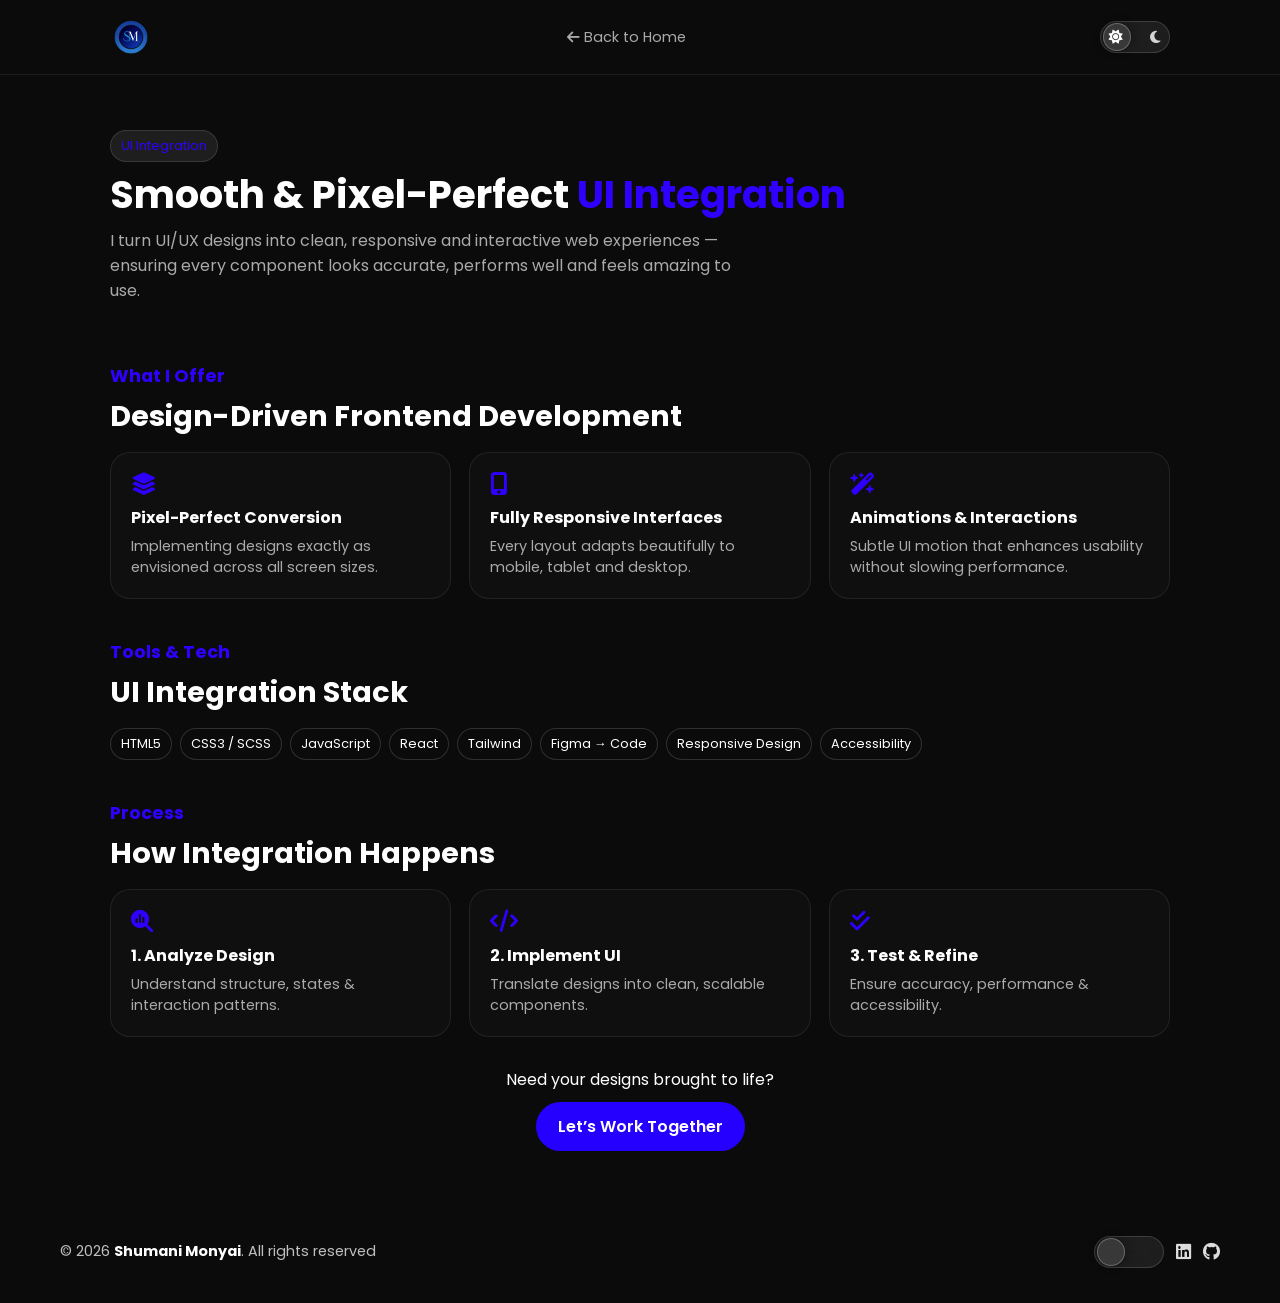
<file: UI.inte.html>
<!DOCTYPE html>
<html lang="en">

<head>
  <meta charset="UTF-8" />
  <meta name="viewport" content="width=device-width, initial-scale=1.0" />
  <meta name="description"
    content="UI Integration service by Shumani Monyai — translating designs into interactive web experiences with clean code." />
  <meta name="keywords" content="UI Integration, Frontend Developer, Web Developer, React, Component Development" />
  <meta name="author" content="Shumani Monyai" />

  <title>UI Integration | Shumani Monyai - Frontend & Fullstack Developer</title>

  <link href="https://fonts.googleapis.com/css2?family=Poppins:wght@300;400;600;700&display=swap" rel="stylesheet">
  <link rel="stylesheet" href="https://cdnjs.cloudflare.com/ajax/libs/font-awesome/6.5.0/css/all.min.css" />

  <style>
    *{margin:0;padding:0;box-sizing:border-box}
    body{
      font-family:'Poppins',sans-serif;
      background:#0b0b0b;
      color:#fff;
    }
    a{color:inherit;text-decoration:none}

    /* LIGHT MODE */
    body.light{background:#ffffff;color:#111}
    body.light header{background:#ffffff;border-bottom:1px solid #e7e7eb}
    body.light .hero p,
    body.light .box p{color:#444}
    body.light .badge{
      background:#eef2ff;
      border:1px solid #dbeafe;
      color:#1d4ed8;
    }
    body.light .box{
      background:#fafafa;
      border:1px solid #e5e7eb;
    }
    body.light footer{
      border-top:1px solid #e5e7eb;
      color:#666
    }

    /* HEADER */
    header{
      position:fixed;
      top:0;
      width:100%;
      z-index:10;
      background:#0b0b0b;
      border-bottom:1px solid rgba(255,255,255,.08);
    }
    .nav{
      max-width:1100px;
      margin:auto;
      padding:16px 20px;
      display:flex;
      justify-content:space-between;
      align-items:center;
    }
    .logo{font-weight:700;font-size:1.2rem;display:flex;gap:8px;align-items:center}
    .logo span{
      width:26px;height:26px;border-radius:50%;
      display:grid;place-items:center;
      background:#2600ff;
      color:#fff;
      font-size:.85rem;
    }
    .back-link{font-size:.9rem;color:#aaa}
    .back-link:hover{color:#1d4ed8}
   .theme-switch {
  position: relative;
  width: 70px;
  height: 32px;
  border-radius: 999px;
  background: rgba(255,255,255,0.08);
  border: 1px solid rgba(255,255,255,0.15);
  backdrop-filter: blur(10px);
  display: flex;
  align-items: center;
  justify-content: space-between;
  padding: 0 8px;
  cursor: pointer;
}

/* icons */
.theme-switch i {
  font-size: 14px;
  color: #d4d4d4;
  z-index: 2;
}

/* the moving highlight circle */
.theme-switch .thumb {
  position: absolute;
  width: 28px;
  height: 28px;
  border-radius: 50%;
  background: rgba(255,255,255,0.12);
  border: 1px solid rgba(255,255,255,0.25);
  box-shadow: 0 0 10px rgba(0,0,0,0.4);
  transition: transform .25s ease;
  left: 2px;
}

/* 🌙 When Dark Mode is Active */
.theme-switch.dark .thumb {
  transform: translateX(36px);
}

/* little glow on active icon */
.theme-switch.dark .moon-icon,
.theme-switch:not(.dark) .sun-icon {
  color: white;
}


    /* HERO */
    .hero{
      max-width:1100px;
      margin:130px auto 30px;
      padding:0 20px 20px;
    }
    .badge{
      display:inline-block;
      padding:6px 10px;
      border-radius:20px;
      background:rgba(255,255,255,.08);
      border:1px solid rgba(255,255,255,.12);
      font-size:.8rem;
      color:#2f00ff;
      margin-bottom:10px;
    }
    .hero h1{font-size:2.4rem;line-height:1.2}
    .hero h1 span{color:#2f00ff}
    .hero p{max-width:650px;margin-top:10px;color:#aaa}

    /* SECTION */
    .section{max-width:1100px;margin:40px auto;padding:0 20px}
    .section h2{font-size:1.8rem;margin-bottom:14px}
    .section h3{font-size:1.1rem;color:#2f00ff;margin-bottom:6px}

    .boxes{
      display:grid;
      grid-template-columns:repeat(3,1fr);
      gap:18px;
    }
    .box{
      background:#0f0f0f;
      border-radius:20px;
      border:1px solid rgba(255,255,255,.08);
      padding:20px;
    }
    .box i{color:#2f00ff;font-size:1.4rem;margin-bottom:10px}
    .box p{font-size:.9rem;color:#aaa;margin-top:6px}

    /* STACK TAGS */
    .stack{
      display:flex;
      flex-wrap:wrap;
      gap:8px;
      margin-top:8px;
    }
    .stack span{
      padding:6px 10px;
      border-radius:30px;
      background:#0b0b0b;
      border:1px solid rgba(255,255,255,.15);
      font-size:.8rem;
    }

    /* CTA */
    .cta{text-align:center;margin-top:30px}
    .cta a{
      background:#2600ff;
      padding:12px 22px;
      border-radius:25px;
      font-weight:600;
      display:inline-block;
      margin-top:10px;
    }

       .site-footer {
            display: flex;
            justify-content: space-between;
            align-items: center;
            padding: 25px 20px;
            max-width: 1200px;
            margin: 60px auto 10px;
            color: #bfbfbf;
            font-size: 0.9rem;
            gap: 20px;
        }

        /* left side */
        .footer-left {
            display: flex;
            align-items: center;
            gap: 18px;
            flex-wrap: wrap;
        }

        /* availability pill */
        .availability {
            display: flex;
            align-items: center;
            gap: 7px;
            background: rgba(255, 255, 255, 0.06);
            border: 1px solid rgba(255, 255, 255, 0.12);
            padding: 6px 12px;
            border-radius: 999px;
        }

        .availability .dot {
            width: 7px;
            height: 7px;
            border-radius: 50%;
            background: #2ecc71;
        }

        /* copyright text */
        .copy strong {
            color: #fff;
        }

        /* links */
        .site-footer a {
            color: #dcdcdc;
            text-decoration: none;
        }

        .site-footer a:hover {
            color: #4a7dff;
        }

        /* right side */
        .footer-right {
            display: flex;
            align-items: center;
            gap: 12px;
        }

        /* socials */
        .social {
            color: #dcdcdc;
            font-size: 1.1rem;
        }

        .social:hover {
            color: #4a7dff;
        }

        /* responsive */
        @media (max-width: 768px) {
            .site-footer {
                flex-direction: column;
                align-items: flex-start;
            }

            .footer-right {
                margin-top: 10px;
            }
        }
           /* ================= LIGHT THEME FOOTER ================= */
        body.light .site-footer {
            background: #f7f8fc;
            /* soft neutral panel */
            border-top: 1px solid #e2e4ef;
            /* subtle divider */
            color: #3a3a3a;
            /* readable grey */
        }

        /* darker text highlight */
        body.light .copy strong {
            color: #0f172a;
        }

        /* links */
        body.light .site-footer a {
            color: #1f3fd1;
        }

        body.light .site-footer a:hover {
            color: #1026a8;
        }

        /* socials */
        body.light .social {
            color: #4a5568;
        }

        body.light .social:hover {
            color: #1f3fd1;
        }

        /* availability pill */
        body.light .availability {
            background: #eef1ff;
            border: 1px solid #d9dfff;
        }

        body.light .availability .dot {
            background: #12b886;
        }



    @media(max-width:900px){.boxes{grid-template-columns:1fr 1fr}}
    @media(max-width:650px){
      .boxes{grid-template-columns:1fr}
      .hero h1{font-size:2rem}
    }
      .logo {
            display: flex;
            align-items: center;
            gap: 10px;
            font-size: 1.4rem;
            font-weight: 700;
            color: #fff;
            /* adjust to your theme */
        }

        .logo img {
            height: 42px;
            /* adjust size */
            width: auto;
            display: block;
        }
  </style>
</head>

<body>

<header>
  <div class="nav">
     <div class="logo">
                <a href="index.html"><img src="log.png" alt="Shumani Monyai Logo"></a>
                
            </div>

    <a href="index.html" class="back-link">
      <i class="fa-solid fa-arrow-left"></i> Back to Home
    </a>

    <div class="theme-switch" id="themeToggle">
  <i class="fa-solid fa-sun sun-icon"></i>
  <i class="fa-solid fa-moon moon-icon"></i>
  <span class="thumb"></span>
</div>

  </div>
</header>

<section class="hero">
  <div class="badge">UI Integration</div>
  <h1>Smooth & Pixel-Perfect <span>UI Integration</span></h1>
  <p>
    I turn UI/UX designs into clean, responsive and interactive web experiences —
    ensuring every component looks accurate, performs well and feels amazing to use.
  </p>
</section>

<section class="section">
  <h3>What I Offer</h3>
  <h2>Design-Driven Frontend Development</h2>

  <div class="boxes">
    <div class="box">
      <i class="fa-solid fa-layer-group"></i>
      <h4>Pixel-Perfect Conversion</h4>
      <p>Implementing designs exactly as envisioned across all screen sizes.</p>
    </div>

    <div class="box">
      <i class="fa-solid fa-mobile-screen-button"></i>
      <h4>Fully Responsive Interfaces</h4>
      <p>Every layout adapts beautifully to mobile, tablet and desktop.</p>
    </div>

    <div class="box">
      <i class="fa-solid fa-wand-magic-sparkles"></i>
      <h4>Animations & Interactions</h4>
      <p>Subtle UI motion that enhances usability without slowing performance.</p>
    </div>
  </div>
</section>

<section class="section">
  <h3>Tools & Tech</h3>
  <h2>UI Integration Stack</h2>

  <div class="stack">
    <span>HTML5</span>
    <span>CSS3 / SCSS</span>
    <span>JavaScript</span>
    <span>React</span>
    <span>Tailwind</span>
    <span>Figma → Code</span>
    <span>Responsive Design</span>
    <span>Accessibility</span>
  </div>
</section>

<section class="section">
  <h3>Process</h3>
  <h2>How Integration Happens</h2>

  <div class="boxes">
    <div class="box">
      <i class="fa-solid fa-magnifying-glass-chart"></i>
      <h4>1. Analyze Design</h4>
      <p>Understand structure, states & interaction patterns.</p>
    </div>

    <div class="box">
      <i class="fa-solid fa-code"></i>
      <h4>2. Implement UI</h4>
      <p>Translate designs into clean, scalable components.</p>
    </div>

    <div class="box">
      <i class="fa-solid fa-check-double"></i>
      <h4>3. Test & Refine</h4>
      <p>Ensure accuracy, performance & accessibility.</p>
    </div>
  </div>

  <div class="cta">
    <p>Need your designs brought to life?</p>
    <a href="index.html#contact">Let’s Work Together</a>
  </div>
</section>

<footer class="site-footer">

        <div class="footer-left">
            

            <span class="copy">
                © <span id="year"></span> <strong>Shumani Monyai</strong>. All rights reserved
            </span>

           
        </div>

        <div class="footer-right">
            <!-- OPTIONAL: your theme switcher -->
            <div class="theme-switch" id="themeToggle">

                <span class="thumb"></span>
            </div>

            <!-- Socials -->
            <a href="https://www.linkedin.com/in/shumani-m-75b73a278/" class="social"><i
                    class="fab fa-linkedin"></i></a>
            <a href="https://github.com/Explora222" class="social"><i class="fab fa-github"></i></a>

        </div>

    </footer>

<script>
  document.getElementById("themeToggle").onclick=function(){
    document.body.classList.toggle("light");
  };

  document.getElementById("year").innerText=new Date().getFullYear();
</script>
</body>
</html>
</file>
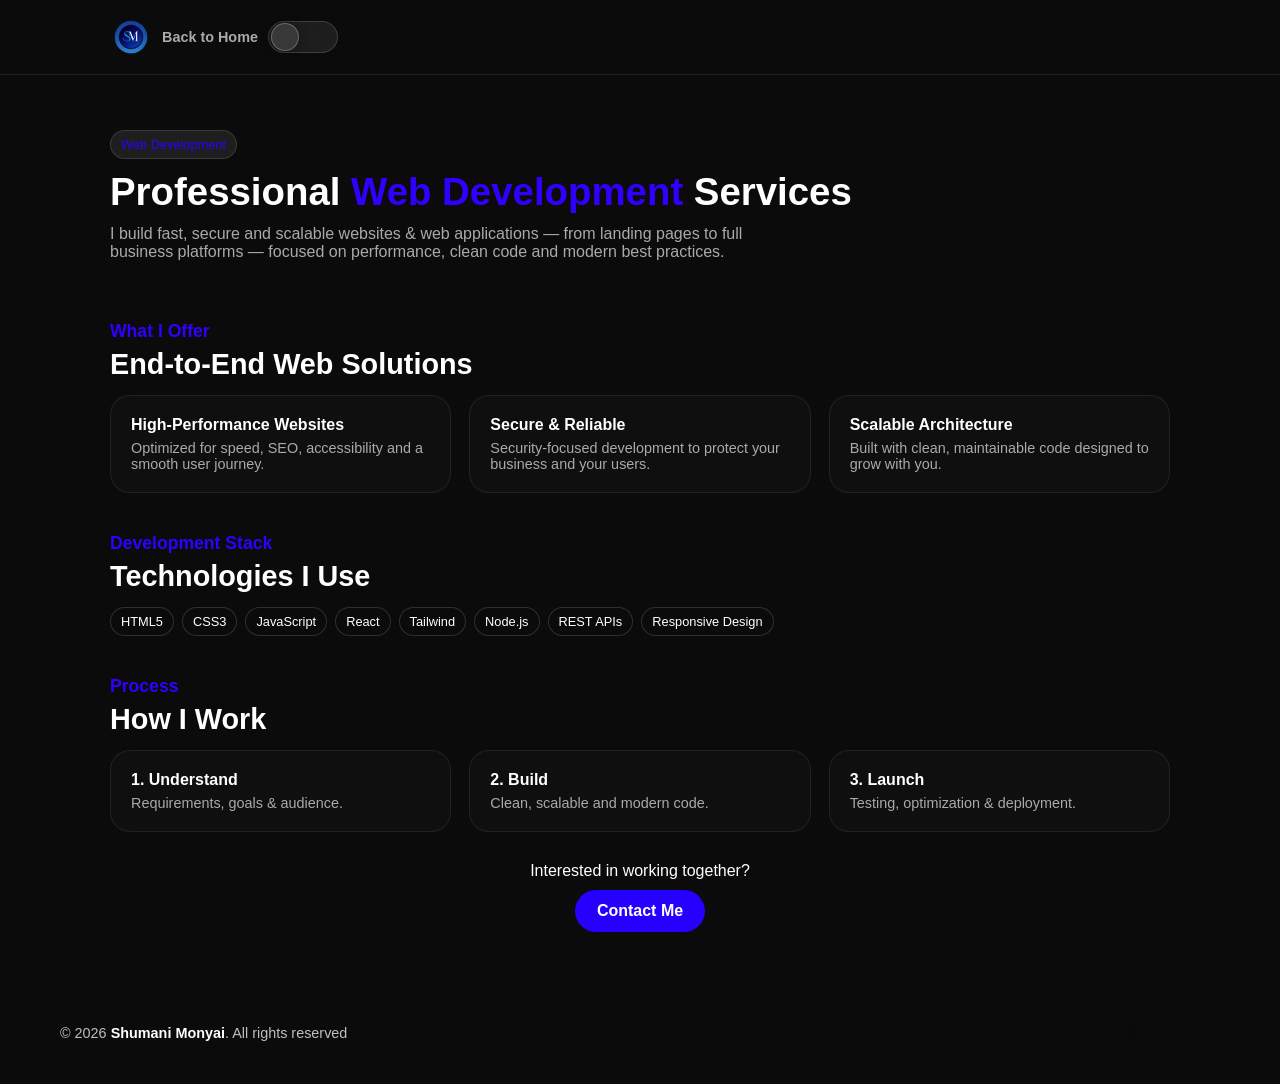
<file: webdev.html>
<!DOCTYPE html>
<html lang="en">

<head>
  <meta charset="UTF-8" />
  <meta name="viewport" content="width=device-width, initial-scale=1.0" />
  <meta name="description"
    content="Fullstack Web Development service by Shumani Monyai — building end-to-end web applications with React, Node.js, and databases." />
  <meta name="keywords" content="Fullstack Development, Web Developer, React, Node.js, Database, API Development" />
  <meta name="author" content="Shumani Monyai" />

  <title>Fullstack Development | Shumani Monyai - Frontend & Fullstack Developer</title>

  <style>
    *{margin:0;padding:0;box-sizing:border-box}
    body{
      font-family:'Poppins',sans-serif;
      background:#0b0b0b;
      color:#fff;
    }
    a{color:inherit;text-decoration:none}

    /* LIGHT THEME */
    body.light{background:#ffffff;color:#111}
    body.light header{background:#ffffff;border-bottom:1px solid #e7e7eb}
    body.light .hero p,
    body.light .box p{color:#444}
    body.light .badge{
      background:#eef2ff;
      border:1px solid #dbeafe;
      color:#1d4ed8;
    }
    body.light .box{
      background:#fafafa;
      border:1px solid #e5e7eb;
    }
    body.light footer{
      border-top:1px solid #e5e7eb;
      color:#666
    }

    /* HEADER / NAV */
    header{
      position:fixed;
      top:0;
      width:100%;
      z-index:10;
      background:#0b0b0b;
      border-bottom:1px solid rgba(255,255,255,.08);
    }
    .nav{
      max-width:1100px;
      margin:auto;
      padding:16px 20px;
      display:flex;
      justify-content:space-between;
      align-items:center;
    }
    
    .back-link{font-size:.9rem;color:#aaa}
    .back-link:hover{color:#1d4ed8}
   .theme-switch {
  position: relative;
  width: 70px;
  height: 32px;
  border-radius: 999px;
  background: rgba(255,255,255,0.08);
  border: 1px solid rgba(255,255,255,0.15);
  backdrop-filter: blur(10px);
  display: flex;
  align-items: center;
  justify-content: space-between;
  padding: 0 8px;
  cursor: pointer;
}

/* icons */
.theme-switch i {
  font-size: 14px;
  color: #d4d4d4;
  z-index: 2;
}

/* the moving highlight circle */
.theme-switch .thumb {
  position: absolute;
  width: 28px;
  height: 28px;
  border-radius: 50%;
  background: rgba(255,255,255,0.12);
  border: 1px solid rgba(255,255,255,0.25);
  box-shadow: 0 0 10px rgba(0,0,0,0.4);
  transition: transform .25s ease;
  left: 2px;
}

/* 🌙 When Dark Mode is Active */
.theme-switch.dark .thumb {
  transform: translateX(36px);
}

/* little glow on active icon */
.theme-switch.dark .moon-icon,
.theme-switch:not(.dark) .sun-icon {
  color: white;
}


    /* HERO */
    .hero{
      max-width:1100px;
      margin:130px auto 30px;
      padding:0 20px 20px;
    }
    .badge{
      display:inline-block;
      padding:6px 10px;
      border-radius:20px;
      background:rgba(255,255,255,.08);
      border:1px solid rgba(255,255,255,.12);
      font-size:.8rem;
      color:#2f00ff;
      margin-bottom:10px;
    }
    .hero h1{font-size:2.4rem;line-height:1.2}
    .hero h1 span{color:#2f00ff}
    .hero p{max-width:650px;margin-top:10px;color:#aaa}

    /* CONTENT SECTIONS */
    .section{max-width:1100px;margin:40px auto;padding:0 20px}
    .section h2{font-size:1.8rem;margin-bottom:14px}
    .section h3{font-size:1.1rem;color:#2f00ff;margin-bottom:6px}

    .boxes{
      display:grid;
      grid-template-columns:repeat(3,1fr);
      gap:18px;
    }
    .box{
      background:#0f0f0f;
      border-radius:20px;
      border:1px solid rgba(255,255,255,.08);
      padding:20px;
    }
    .box i{color:#2f00ff;font-size:1.4rem;margin-bottom:10px}
    .box p{font-size:.9rem;color:#aaa;margin-top:6px}

    /* STACK TAGS */
    .stack{
      display:flex;
      flex-wrap:wrap;
      gap:8px;
      margin-top:8px;
    }
    .stack span{
      padding:6px 10px;
      border-radius:30px;
      background:#0b0b0b;
      border:1px solid rgba(255,255,255,.15);
      font-size:.8rem;
    }

    /* CTA */
    .cta{
      text-align:center;
      margin-top:30px;
    }
    .cta a{
      background:#2600ff;
      padding:12px 22px;
      border-radius:25px;
      font-weight:600;
      display:inline-block;
      margin-top:10px;
    }



    @media(max-width:900px){
      .boxes{grid-template-columns:1fr 1fr}
    }
    @media(max-width:650px){
      .boxes{grid-template-columns:1fr}
      .hero h1{font-size:2rem}
    }
       .logo {
            display: flex;
            align-items: center;
            gap: 10px;
            font-size: 1.4rem;
            font-weight: 700;
            color: #fff;
            /* adjust to your theme */
        }

        .logo img {
            height: 42px;
            /* adjust size */
            width: auto;
            display: block;
        }
        .site-footer {
            display: flex;
            justify-content: space-between;
            align-items: center;
            padding: 25px 20px;
            max-width: 1200px;
            margin: 60px auto 10px;
            color: #bfbfbf;
            font-size: 0.9rem;
            gap: 20px;
        }

        /* left side */
        .footer-left {
            display: flex;
            align-items: center;
            gap: 18px;
            flex-wrap: wrap;
        }

        /* availability pill */
        .availability {
            display: flex;
            align-items: center;
            gap: 7px;
            background: rgba(255, 255, 255, 0.06);
            border: 1px solid rgba(255, 255, 255, 0.12);
            padding: 6px 12px;
            border-radius: 999px;
        }

        .availability .dot {
            width: 7px;
            height: 7px;
            border-radius: 50%;
            background: #2ecc71;
        }

        /* copyright text */
        .copy strong {
            color: #fff;
        }

        /* links */
        .site-footer a {
            color: #dcdcdc;
            text-decoration: none;
        }

        .site-footer a:hover {
            color: #4a7dff;
        }

        /* right side */
        .footer-right {
            display: flex;
            align-items: center;
            gap: 12px;
        }

        /* socials */
        .social {
            color: #dcdcdc;
            font-size: 1.1rem;
        }

        .social:hover {
            color: #4a7dff;
        }

        /* responsive */
        @media (max-width: 768px) {
            .site-footer {
                flex-direction: column;
                align-items: flex-start;
            }

            .footer-right {
                margin-top: 10px;
            }
        }
           /* ================= LIGHT THEME FOOTER ================= */
        body.light .site-footer {
            background: #f7f8fc;
            /* soft neutral panel */
            border-top: 1px solid #e2e4ef;
            /* subtle divider */
            color: #3a3a3a;
            /* readable grey */
        }

        /* darker text highlight */
        body.light .copy strong {
            color: #0f172a;
        }

        /* links */
        body.light .site-footer a {
            color: #1f3fd1;
        }

        body.light .site-footer a:hover {
            color: #1026a8;
        }

        /* socials */
        body.light .social {
            color: #4a5568;
        }

        body.light .social:hover {
            color: #1f3fd1;
        }

        /* availability pill */
        body.light .availability {
            background: #eef1ff;
            border: 1px solid #d9dfff;
        }

        body.light .availability .dot {
            background: #12b886;
        }
  </style>
</head>

<body>

<header>
  <div class="nav">
                   <div class="logo">
  <a href="index.html"><img src="log.png" alt="Shumani Monyai Logo"></a>

    <a href="index.html" class="back-link">
      <i class="fa-solid fa-arrow-left"></i> Back to Home
    </a>

    <div class="theme-switch" id="themeToggle">
  <i class="fa-solid fa-sun sun-icon"></i>
  <i class="fa-solid fa-moon moon-icon"></i>
  <span class="thumb"></span>
</div>

  </div>
</header>

<section class="hero">
  <div class="badge">Web Development</div>
  <h1>Professional <span>Web Development</span> Services</h1>
  <p>
    I build fast, secure and scalable websites & web applications — from landing pages to full business platforms —
    focused on performance, clean code and modern best practices.
  </p>
</section>

<section class="section">
  <h3>What I Offer</h3>
  <h2>End-to-End Web Solutions</h2>

  <div class="boxes">
    <div class="box">
      <i class="fa-solid fa-bolt"></i>
      <h4>High-Performance Websites</h4>
      <p>Optimized for speed, SEO, accessibility and a smooth user journey.</p>
    </div>

    <div class="box">
      <i class="fa-solid fa-lock"></i>
      <h4>Secure & Reliable</h4>
      <p>Security-focused development to protect your business and your users.</p>
    </div>

    <div class="box">
      <i class="fa-solid fa-diagram-project"></i>
      <h4>Scalable Architecture</h4>
      <p>Built with clean, maintainable code designed to grow with you.</p>
    </div>
  </div>
</section>

<section class="section">
  <h3>Development Stack</h3>
  <h2>Technologies I Use</h2>

  <div class="stack">
    <span>HTML5</span>
    <span>CSS3</span>
    <span>JavaScript</span>
    <span>React</span>
    <span>Tailwind</span>
    <span>Node.js</span>
    <span>REST APIs</span>
    <span>Responsive Design</span>
  </div>
</section>

<section class="section">
  <h3>Process</h3>
  <h2>How I Work</h2>

  <div class="boxes">
    <div class="box">
      <i class="fa-solid fa-comments"></i>
      <h4>1. Understand</h4>
      <p>Requirements, goals & audience.</p>
    </div>

    <div class="box">
      <i class="fa-solid fa-code"></i>
      <h4>2. Build</h4>
      <p>Clean, scalable and modern code.</p>
    </div>

    <div class="box">
      <i class="fa-solid fa-rocket"></i>
      <h4>3. Launch</h4>
      <p>Testing, optimization & deployment.</p>
    </div>
  </div>

  <div class="cta">
    <p>Interested in working together?</p>
    <a href="index.html#contact">Contact Me</a>
  </div>
</section>

<footer class="site-footer">

        <div class="footer-left">
            

            <span class="copy">
                © <span id="year"></span> <strong>Shumani Monyai</strong>. All rights reserved
            </span>

           
        </div>

        <div class="footer-right">
            <!-- OPTIONAL: your theme switcher -->
            <div class="theme-switch" id="themeToggle">

                <span class="thumb"></span>
            </div>

            <!-- Socials -->
            <a href="https://www.linkedin.com/in/shumani-m-75b73a278/" class="social"><i
                    class="fab fa-linkedin"></i></a>
            <a href="https://github.com/Explora222" class="social"><i class="fab fa-github"></i></a>

        </div>

    </footer>

<script>
  document.getElementById("themeToggle").onclick=function(){
    document.body.classList.toggle("light");
  };

  document.getElementById("year").innerText=new Date().getFullYear();
</script>
</body>
</html>
</file>
<file: style.css>
/* Reset + Base */
* {
  margin: 0;
  padding: 0;
  box-sizing: border-box;
}

body {
  font-family: 'Segoe UI', sans-serif;
  background: linear-gradient(to right, #000428, #004e92);
  color: #fff;
  line-height: 1.6;
  min-height: 100vh;
  overflow-x: hidden;
}

a {
  text-decoration: none;
  color: inherit;
}

ul {
  list-style: none;
}

/* Header */
.main-header {
  background: #111;
  padding: 20px 50px;
  display: flex;
  justify-content: space-between;
  align-items: center;
  box-shadow: 0 2px 10px rgba(0,0,0,0.6);
  z-index: 10;
  position: sticky;
  top: 0;
}

.logo {
  font-size: 28px;
  font-weight: bold;
  color: #00ffe0;
}

.nav-links {
  display: flex;
  gap: 20px;
}

.nav-links a {
  color: #fff;
  padding: 10px;
  border-radius: 5px;
  transition: all 0.3s ease;
}

.nav-links a:hover,
.nav-links a.active {
  background: #00ffe0;
  color: #000;
  font-weight: bold;
}

/* Hero */
.hero {
  display: flex;
  flex-wrap: wrap;
  justify-content: space-between;
  align-items: center;
  padding: 100px 50px;
  background: url('../img/hero-bg.jpg') no-repeat center center/cover;
}

.hero-text {
  max-width: 600px;
}

.hero-text h2 {
  font-size: 48px;
  color: #00ffe0;
}

.hero-text h3 {
  font-size: 24px;
  margin-bottom: 20px;
}

.hero-text p {
  font-size: 18px;
  margin-bottom: 30px;
}

.hero-img img {
  width: 300px;
  border-radius: 50%;
  border: 5px solid #00ffe0;
  box-shadow: 0 0 20px #00ffe0;
}

/* Buttons */
.btn {
  display: inline-block;
  padding: 12px 24px;
  background: #00ffe0;
  color: #000;
  font-weight: bold;
  border-radius: 6px;
  transition: 0.3s ease;
}

.btn:hover {
  background: #00ccbb;
  transform: scale(1.05);
}

/* About */
.about {
  display: flex;
  flex-wrap: wrap;
  justify-content: space-around;
  align-items: center;
  padding: 80px 50px;
  background: #111;
}

.about-img img {
  width: 300px;
  border-radius: 10px;
  border: 4px solid #00ffe0;
  box-shadow: 0 0 20px #00ffe0;
}

.about-content {
  max-width: 600px;
}

.about-content h2 {
  font-size: 36px;
  color: #00ffe0;
  margin-bottom: 20px;
}

.about-content p {
  margin-bottom: 20px;
}

/* Skills */
.skills {
  padding: 80px 50px;
  background: #0a0a0a;
  text-align: center;
}

.skills h2 {
  font-size: 36px;
  color: #00ffe0;
  margin-bottom: 30px;
}

.skill-grid {
  display: grid;
  grid-template-columns: repeat(auto-fit, minmax(140px, 1fr));
  gap: 20px;
  max-width: 900px;
  margin: 0 auto;
}

.skill-card {
  background: #222;
  padding: 20px;
  border-radius: 10px;
  box-shadow: 0 0 10px #00ffe0;
  font-weight: bold;
  transition: transform 0.3s;
}

.skill-card:hover {
  transform: scale(1.05);
  background: #00ffe0;
  color: #000;
}

/* Projects */
.projects {
  padding: 80px 50px;
  text-align: center;
  background: #111;
}

.projects h2 {
  font-size: 36px;
  color: #00ffe0;
  margin-bottom: 40px;
}

.project-grid {
  display: grid;
  grid-template-columns: repeat(auto-fit, minmax(240px, 1fr));
  gap: 20px;
  max-width: 1000px;
  margin: 0 auto;
}

.project-card {
  background: #222;
  padding: 30px;
  border-radius: 10px;
  box-shadow: 0 0 12px #00ffe0;
  transition: 0.3s ease;
  font-size: 18px;
  font-weight: bold;
}

.project-card:hover {
  background: #00ffe0;
  color: #000;
  transform: translateY(-5px);
}

/* Contact */
.contact {
  padding: 80px 50px;
  text-align: center;
  background: #0a0a0a;
}

.contact h2 {
  font-size: 36px;
  color: #00ffe0;
  margin-bottom: 30px;
}

.contact-form {
  max-width: 600px;
  margin: 0 auto;
  display: flex;
  flex-direction: column;
  gap: 15px;
}

.contact-form input,
.contact-form textarea {
  padding: 12px;
  border-radius: 5px;
  border: none;
  background: #222;
  color: #fff;
  resize: none;
}

.contact-form input:focus,
.contact-form textarea:focus {
  outline: 2px solid #00ffe0;
}

.socials {
  margin-top: 30px;
}

.socials a {
  display: inline-block;
  margin: 0 10px;
  color: #00ffe0;
  font-weight: bold;
  transition: 0.3s ease;
}

.socials a:hover {
  color: #fff;
  text-decoration: underline;
}

/* Footer */
footer {
  text-align: center;
  padding: 20px;
  background: #111;
  color: #888;
  font-size: 14px;
}

/* Responsive */
@media (max-width: 768px) {
  .hero, .about {
    flex-direction: column;
    text-align: center;
    padding: 60px 20px;
  }

  .hero-img, .about-img {
    margin-top: 30px;
  }
}
/* Certifications page */
.certifications-container {
  max-width: 1200px;
  margin: 2rem auto;
  padding: 0 1rem;
}
.certifications-container h1 {
  text-align: center;
  margin-bottom: 0.5rem;
  color: #0077cc;
}
.certifications-container p {
  text-align: center;
  margin-bottom: 2rem;
  color: #555;
}
.certifications-grid {
  display: grid;
  grid-template-columns: repeat(auto-fit, minmax(280px, 1fr));
  gap: 2rem;
}
.cert-card {
  background: #fff;
  border-radius: 12px;
  overflow: hidden;
  box-shadow: 0 4px 15px rgba(0,0,0,0.08);
  text-align: center;
  display: flex;
  flex-direction: column;
  padding: 1.5rem;
  transition: transform 0.2s ease, box-shadow 0.2s ease;
  cursor: default;
}
.cert-card:hover {
  transform: translateY(-5px);
  box-shadow: 0 8px 20px rgba(0,0,0,0.12);
}
.cert-card img {
  max-width: 100%;
  height: 180px;
  object-fit: contain;
  margin-bottom: 1rem;
  border-radius: 8px;
  background: #f9f9f9;
}
.cert-card h3 {
  margin-bottom: 0.5rem;
  color: #0077cc;
}
.cert-card p {
  margin: 0.25rem 0;
  color: #555;
}
.cert-card .btn-primary,
.cert-card .btn-secondary {
  margin-top: auto;
  padding: 0.5rem 1rem;
  text-decoration: none;
  border-radius: 6px;
  display: inline-block;
  transition: background 0.2s ease;
  font-weight: 600;
}
.cert-card .btn-primary {
  background: #0077cc;
  color: #fff;
}
.cert-card .btn-primary:hover {
  background: #005fa3;
}
.cert-card .btn-secondary {
  background: #ccc;
  color: #333;
}
.cert-card .btn-secondary.disabled {
  cursor: not-allowed;
  opacity: 0.6;
}
</file>
